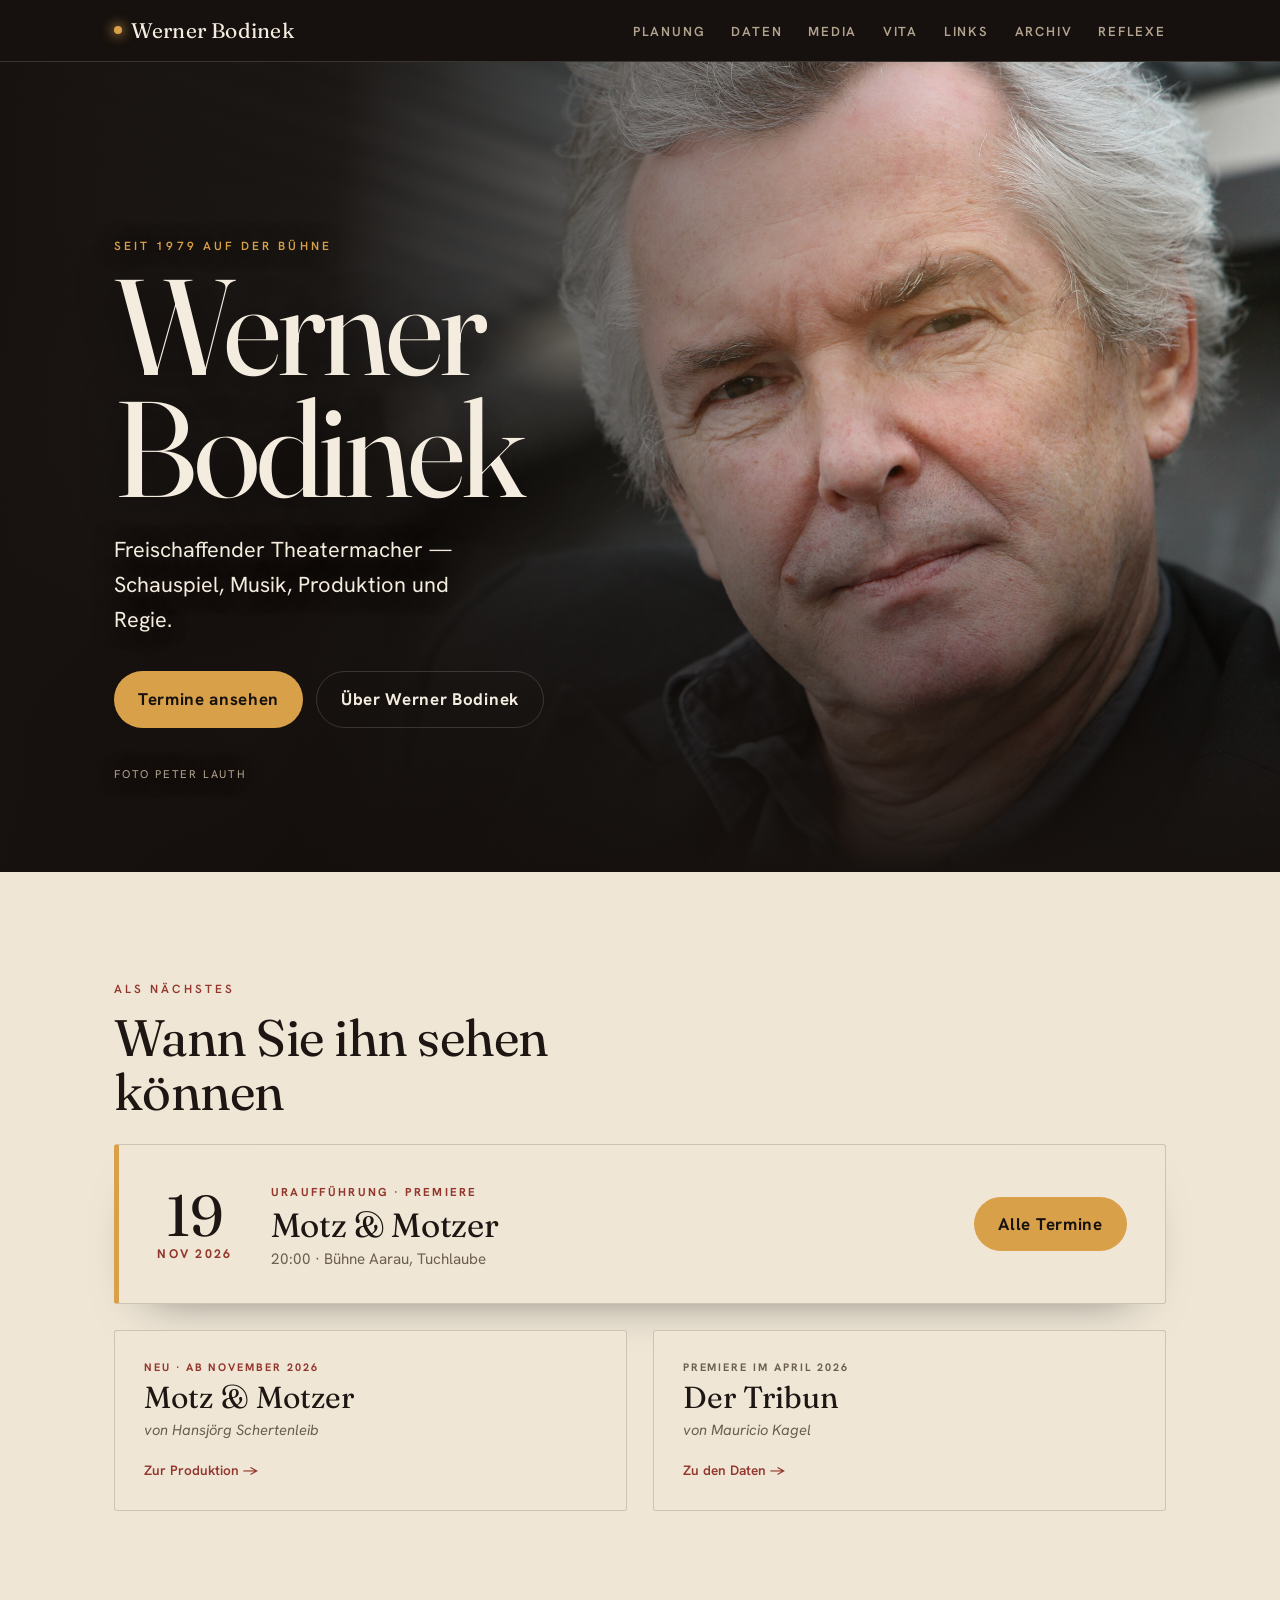
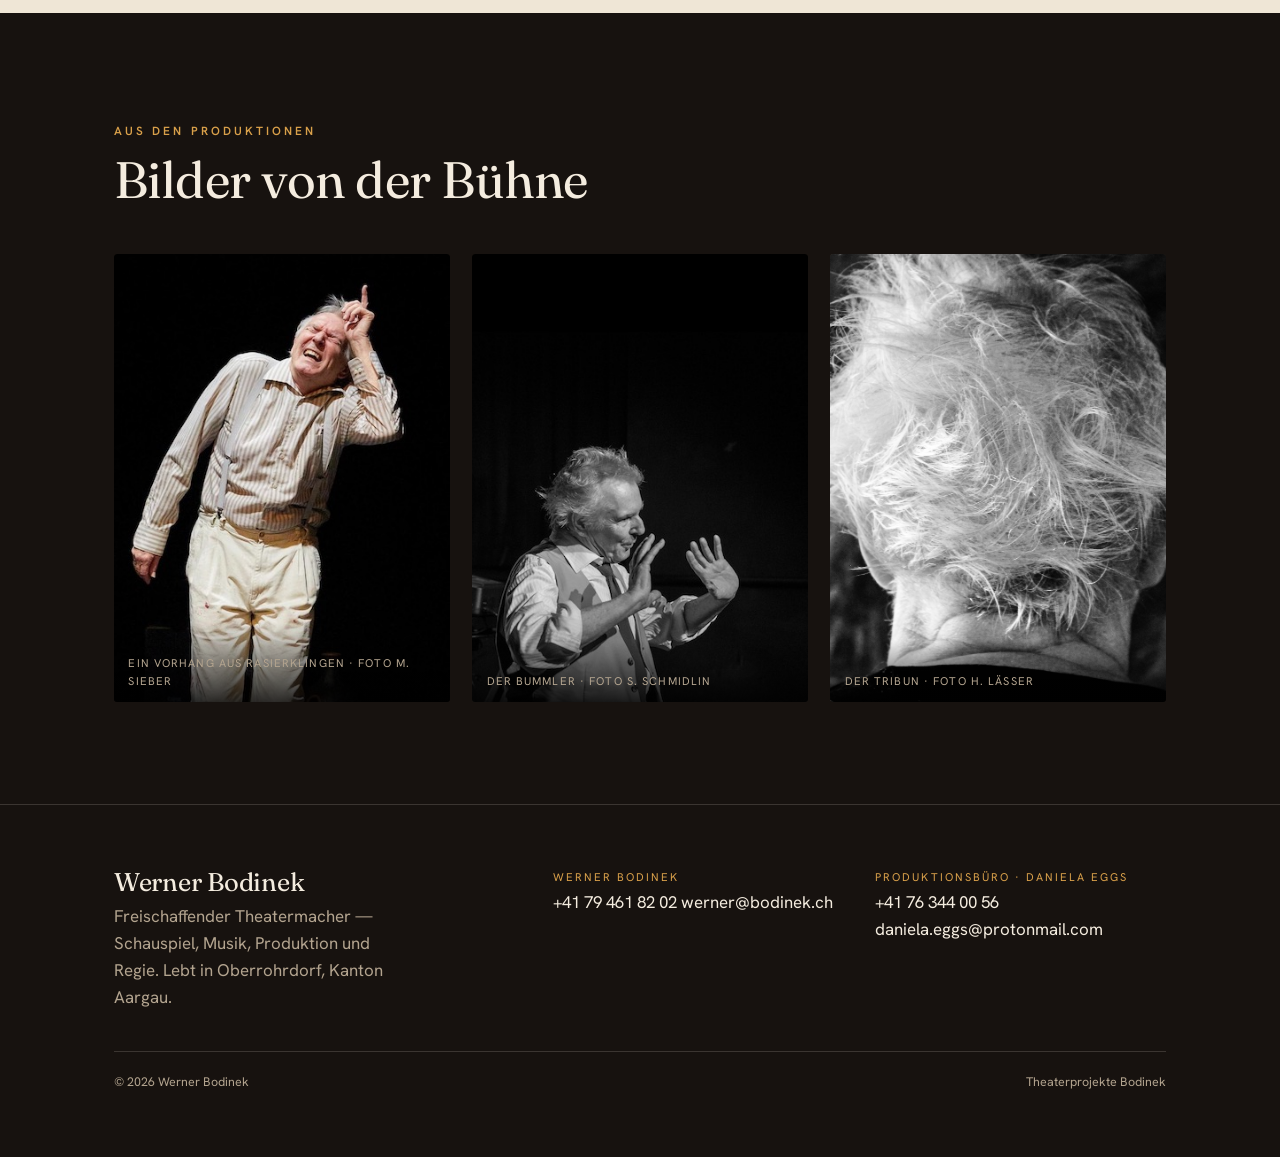
<file: index.html>
<!DOCTYPE html>
<html lang="de">
<head>
  <meta charset="UTF-8">
  <meta name="viewport" content="width=device-width, initial-scale=1.0">
  <title>Werner Bodinek — Freischaffender Theatermacher</title>
  <meta name="description" content="Werner Bodinek — freischaffender Theatermacher in der Schweiz. Schauspiel, Musik, Produktion und Regie. Aktuelle Produktionen, Spieldaten, Vita und Archiv.">
  <link rel="preconnect" href="https://fonts.googleapis.com">
  <link rel="preconnect" href="https://fonts.gstatic.com" crossorigin>
  <link href="https://fonts.googleapis.com/css2?family=Fraunces:opsz,wght@9..144,400;9..144,500;9..144,600&family=Hanken+Grotesk:wght@400;500;600;700&display=swap" rel="stylesheet">
  <link rel="stylesheet" href="assets/css/styles.css">
</head>
<body>
  <a class="skip-link" href="#main">Zum Inhalt springen</a>

  <header class="site-header">
    <nav class="wrap nav" aria-label="Hauptnavigation">
      <a class="brand" href="index.html">Werner&nbsp;Bodinek</a>
      <button class="nav-toggle" aria-expanded="false" aria-controls="nav-list">Menü</button>
      <ul class="nav-list" id="nav-list">
        <li><a href="planung.html">Planung</a></li>
        <li><a href="daten.html">Daten</a></li>
        <li><a href="media.html">Media</a></li>
        <li><a href="vita.html">Vita</a></li>
        <li><a href="links.html">Links</a></li>
        <li><a href="archiv.html">Archiv</a></li>
        <li><a href="reflexe.html">Reflexe</a></li>
      </ul>
    </nav>
  </header>

  <main id="main">

    <!-- HERO -->
    <section class="hero">
      <img class="hero-photo" src="assets/img/werner-1.jpg" alt="Porträt von Werner Bodinek" loading="eager">
      <div class="hero-veil"></div>
      <div class="wrap hero-inner">
        <span class="eyebrow">Seit 1979 auf der Bühne</span>
        <h1 class="hero-name">Werner<br>Bodinek</h1>
        <p class="hero-role">Freischaffender Theatermacher — Schauspiel, Musik, Produktion und Regie.</p>
        <div class="hero-actions">
          <a class="btn" href="daten.html">Termine ansehen</a>
          <a class="btn btn--ghost" href="vita.html">Über Werner Bodinek</a>
        </div>
        <p class="hero-credit">Foto Peter Lauth</p>
      </div>
    </section>

    <!-- NÄCHSTE VORSTELLUNG -->
    <section class="section bg-papier">
      <div class="wrap">
        <div class="section-head reveal" style="margin-bottom:1.6rem">
          <span class="eyebrow eyebrow--ink">Als Nächstes</span>
          <h2>Wann Sie ihn sehen können</h2>
        </div>

        <div class="naechste reveal">
          <div class="naechste-datum">
            <span class="nd-tag">19</span>
            <span class="nd-monat">Nov 2026</span>
          </div>
          <div class="naechste-info">
            <span class="ni-label">Uraufführung · Premiere</span>
            <h3 class="ni-titel">Motz &amp; Motzer</h3>
            <p class="ni-meta">20:00 · Bühne Aarau, Tuchlaube</p>
          </div>
          <a class="btn" href="daten.html">Alle Termine</a>
        </div>

        <!-- Aktuelle Produktionen, kompakt -->
        <div class="prod-kacheln reveal">
          <a class="prod-kachel" href="planung.html">
            <span class="pk-status">Neu · ab November 2026</span>
            <span class="pk-titel">Motz &amp; Motzer</span>
            <span class="pk-autor">von Hansjörg Schertenleib</span>
            <span class="pk-link">Zur Produktion →</span>
          </a>
          <a class="prod-kachel" href="daten.html">
            <span class="pk-status past">Premiere im April 2026</span>
            <span class="pk-titel">Der Tribun</span>
            <span class="pk-autor">von Mauricio Kagel</span>
            <span class="pk-link">Zu den Daten →</span>
          </a>
        </div>
      </div>
    </section>

    <!-- BILDSTRECKE -->
    <section class="section">
      <div class="wrap">
        <div class="section-head reveal">
          <span class="eyebrow">Aus den Produktionen</span>
          <h2>Bilder von der Bühne</h2>
        </div>
        <div class="galerie reveal">
          <figure>
            <img class="pos-top" src="assets/img/rasierklingen.jpg" alt="Szene aus „Ein Vorhang aus Rasierklingen“" loading="lazy">
            <figcaption>Ein Vorhang aus Rasierklingen · Foto M. Sieber</figcaption>
          </figure>
          <figure>
            <img class="pos-mid" src="assets/img/bummler.jpg" alt="Szene aus „Der Bummler“" loading="lazy">
            <figcaption>Der Bummler · Foto S. Schmidlin</figcaption>
          </figure>
          <figure>
            <img src="assets/img/tribun.jpg" alt="Szene aus „Der Tribun“ von Mauricio Kagel" loading="lazy">
            <figcaption>Der Tribun · Foto H. Lässer</figcaption>
          </figure>
        </div>
      </div>
    </section>

  </main>

  <footer class="site-footer">
    <div class="wrap">
      <div class="footer-grid">
        <div>
          <h3>Werner Bodinek</h3>
          <p class="ft-role">Freischaffender Theatermacher — Schauspiel, Musik, Produktion und Regie. Lebt in Oberrohrdorf, Kanton Aargau.</p>
        </div>
        <ul class="kontakt">
          <li>
            <span class="kt-label">Werner Bodinek</span>
            <a href="tel:+41794618202">+41 79 461 82 02</a>
            <a href="mailto:werner@bodinek.ch">werner@bodinek.ch</a>
          </li>
        </ul>
        <ul class="kontakt">
          <li>
            <span class="kt-label">Produktionsbüro · Daniela Eggs</span>
            <a href="tel:+41763440056">+41 76 344 00 56</a>
            <a href="mailto:daniela.eggs@protonmail.com">daniela.eggs@protonmail.com</a>
          </li>
        </ul>
      </div>
      <div class="footer-bottom">
        <span>© <span data-year>2026</span> Werner Bodinek</span>
        <span>Theaterprojekte Bodinek</span>
      </div>
    </div>
  </footer>

  <script src="assets/js/main.js"></script>
</body>
</html>
</file>
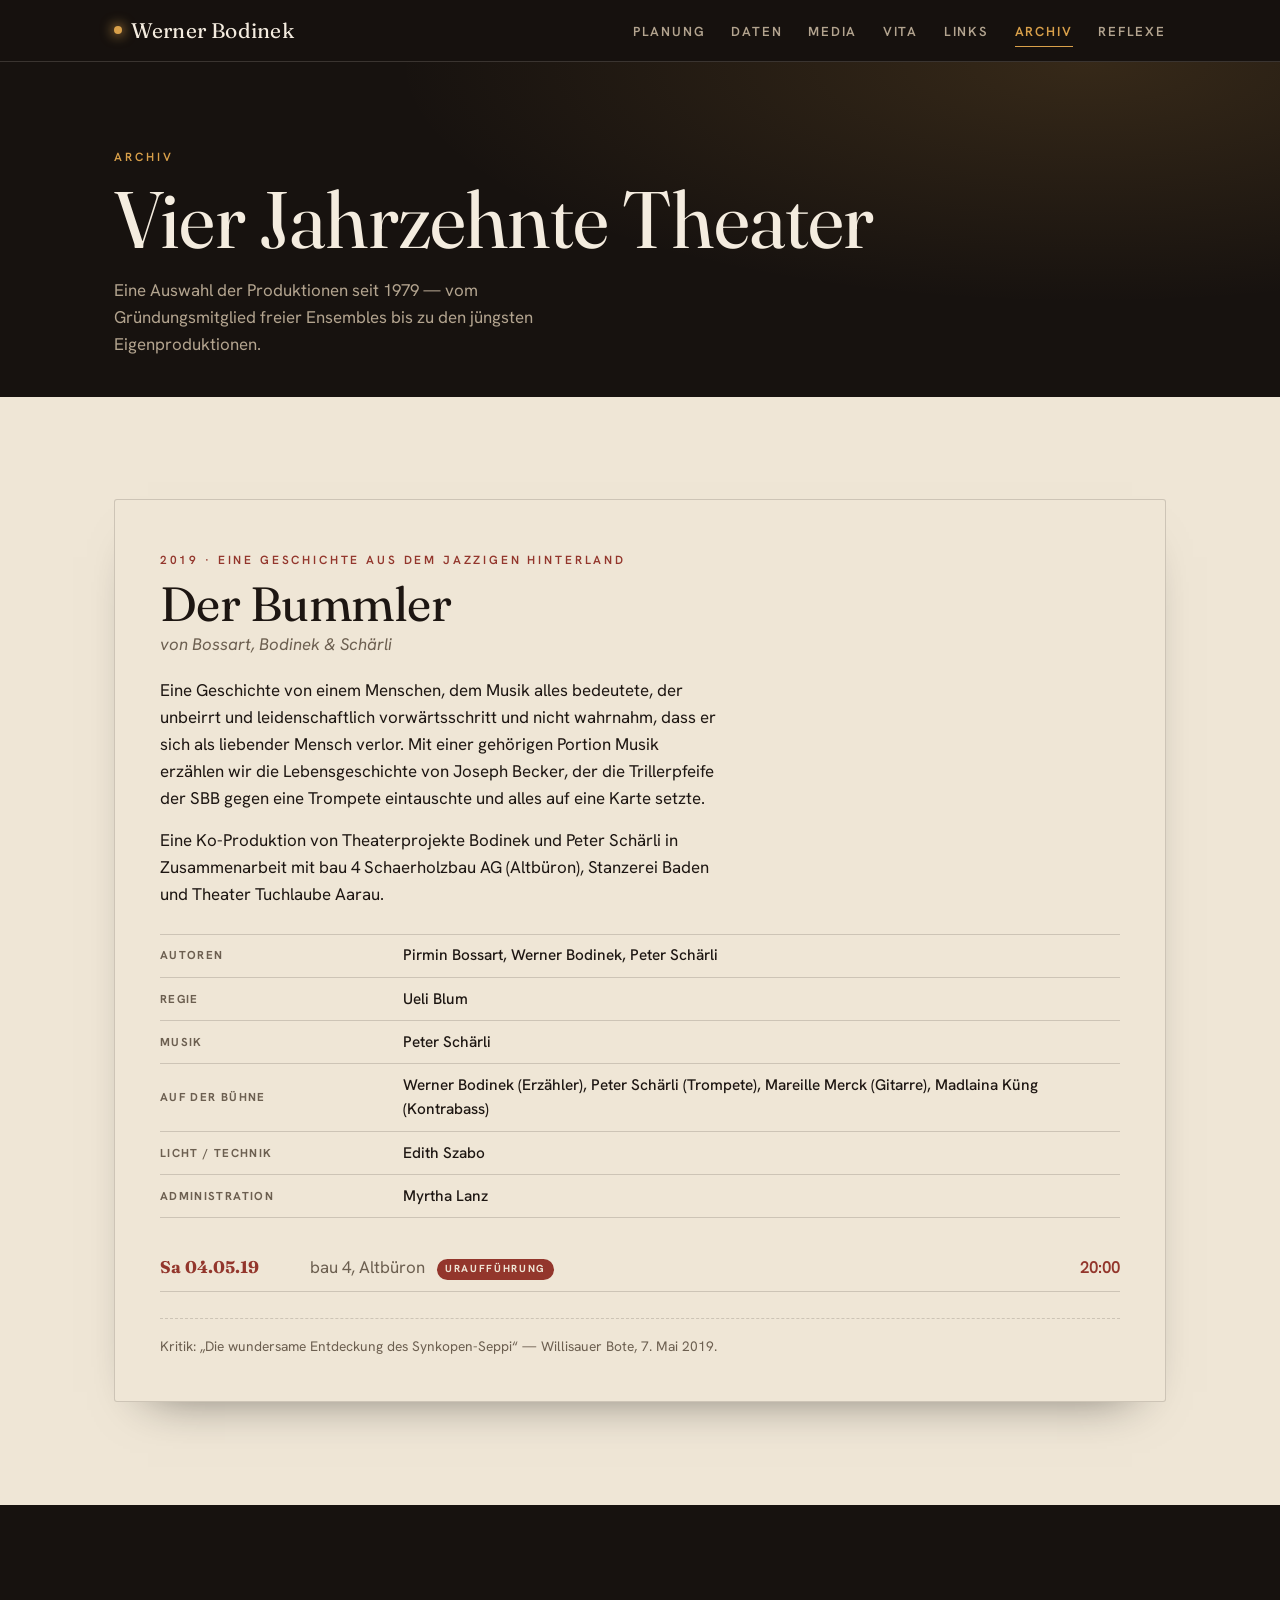
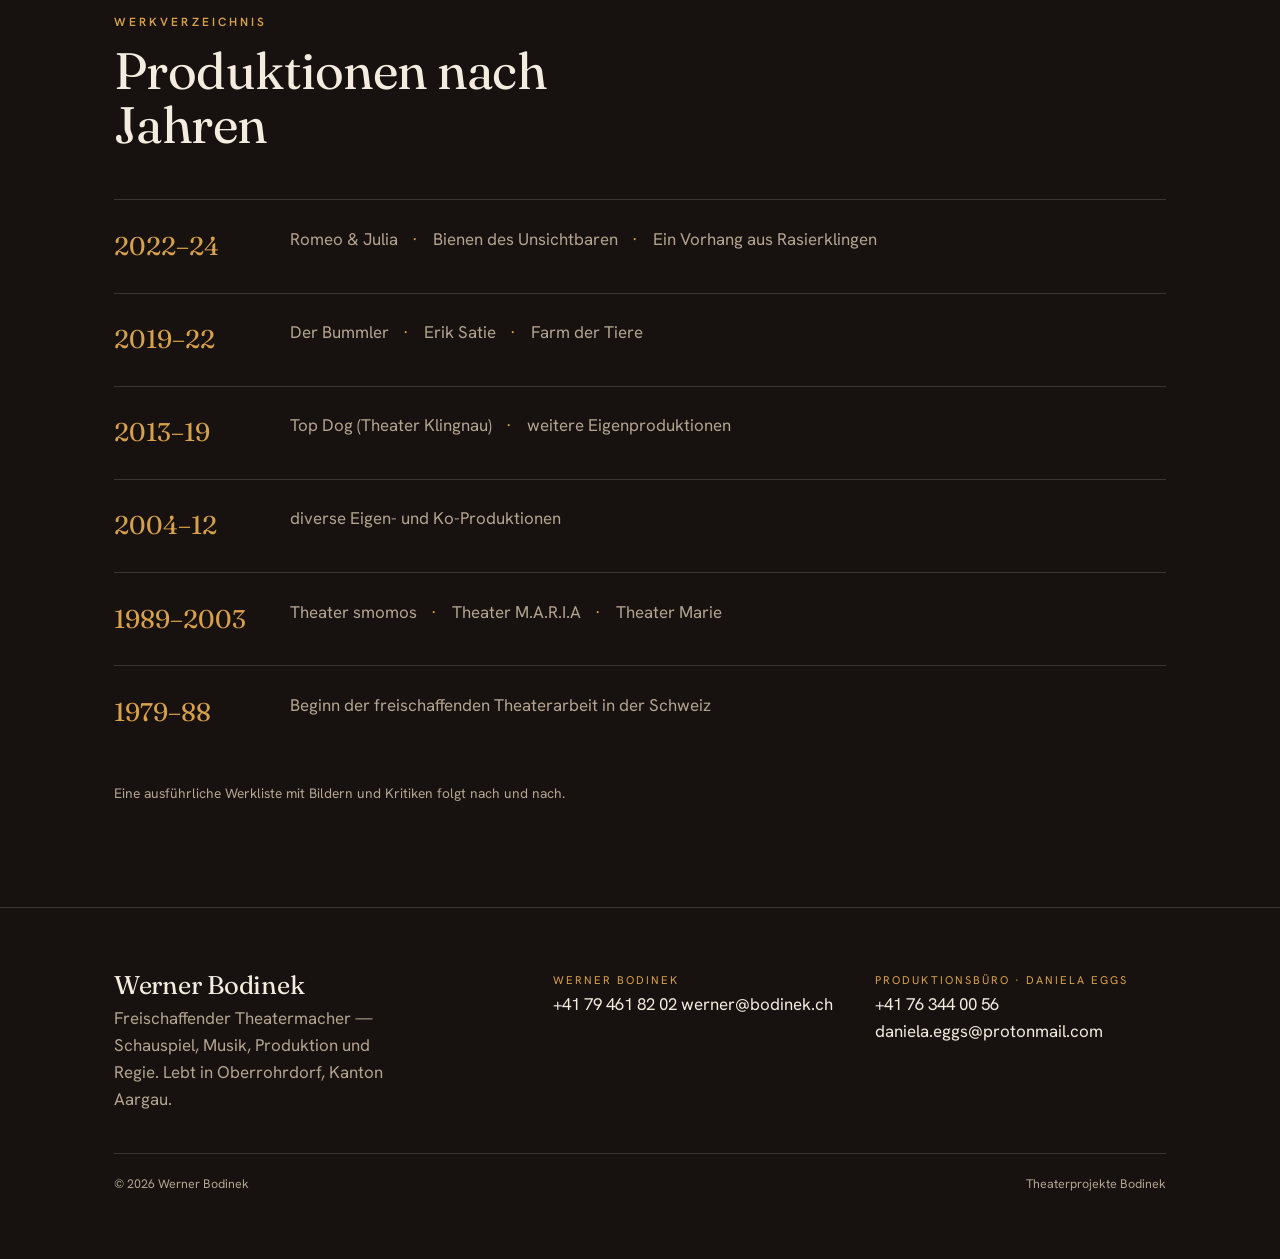
<file: archiv.html>
<!DOCTYPE html>
<html lang="de">
<head>
  <meta charset="UTF-8">
  <meta name="viewport" content="width=device-width, initial-scale=1.0">
  <title>Archiv · Werner Bodinek</title>
  <meta name="description" content="Werkarchiv von Werner Bodinek — vier Jahrzehnte Theater von 1979 bis heute.">
  <link rel="preconnect" href="https://fonts.googleapis.com">
  <link rel="preconnect" href="https://fonts.gstatic.com" crossorigin>
  <link href="https://fonts.googleapis.com/css2?family=Fraunces:opsz,wght@9..144,400;9..144,500;9..144,600&family=Hanken+Grotesk:wght@400;500;600;700&display=swap" rel="stylesheet">
  <link rel="stylesheet" href="assets/css/styles.css">
</head>
<body>
  <a class="skip-link" href="#main">Zum Inhalt springen</a>

  <header class="site-header">
    <nav class="wrap nav" aria-label="Hauptnavigation">
      <a class="brand" href="index.html">Werner&nbsp;Bodinek</a>
      <button class="nav-toggle" aria-expanded="false" aria-controls="nav-list">Menü</button>
      <ul class="nav-list" id="nav-list">
        <li><a href="planung.html">Planung</a></li>
        <li><a href="daten.html">Daten</a></li>
        <li><a href="media.html">Media</a></li>
        <li><a href="vita.html">Vita</a></li>
        <li><a href="links.html">Links</a></li>
        <li><a href="archiv.html" aria-current="page">Archiv</a></li>
        <li><a href="reflexe.html">Reflexe</a></li>
      </ul>
    </nav>
  </header>

  <main id="main">

    <header class="page-head">
      <div class="wrap">
        <span class="eyebrow">Archiv</span>
        <h1>Vier Jahrzehnte Theater</h1>
        <p>Eine Auswahl der Produktionen seit 1979 — vom Gründungsmitglied freier Ensembles bis zu den jüngsten Eigenproduktionen.</p>
      </div>
    </header>

    <!-- Hervorgehobene jüngste Produktion -->
    <section class="section bg-papier">
      <div class="wrap">
        <article class="zettel reveal">
          <span class="zettel-kicker">2019 · eine Geschichte aus dem jazzigen Hinterland</span>
          <h2 class="zettel-titel">Der Bummler</h2>
          <p class="zettel-autor">von Bossart, Bodinek &amp; Schärli</p>
          <div class="zettel-text">
            <p>Eine Geschichte von einem Menschen, dem Musik alles bedeutete, der unbeirrt und leidenschaftlich vorwärtsschritt und nicht wahrnahm, dass er sich als liebender Mensch verlor. Mit einer gehörigen Portion Musik erzählen wir die Lebensgeschichte von Joseph Becker, der die Trillerpfeife der SBB gegen eine Trompete eintauschte und alles auf eine Karte setzte.</p>
            <p>Eine Ko-Produktion von Theaterprojekte Bodinek und Peter Schärli in Zusammenarbeit mit bau 4 Schaerholzbau AG (Altbüron), Stanzerei Baden und Theater Tuchlaube Aarau.</p>
          </div>
          <ul class="credits">
            <li><span class="rolle">Autoren</span><span class="name">Pirmin Bossart, Werner Bodinek, Peter Schärli</span></li>
            <li><span class="rolle">Regie</span><span class="name">Ueli Blum</span></li>
            <li><span class="rolle">Musik</span><span class="name">Peter Schärli</span></li>
            <li><span class="rolle">Auf der Bühne</span><span class="name">Werner Bodinek (Erzähler), Peter Schärli (Trompete), Mareille Merck (Gitarre), Madlaina Küng (Kontrabass)</span></li>
            <li><span class="rolle">Licht / Technik</span><span class="name">Edith Szabo</span></li>
            <li><span class="rolle">Administration</span><span class="name">Myrtha Lanz</span></li>
          </ul>
          <div class="spielplan">
            <ul class="daten-list">
              <li><span class="dl-tag premiere">Sa 04.05.19</span><span class="dl-ort">bau 4, Altbüron <span class="badge-premiere">Uraufführung</span></span><span class="dl-zeit">20:00</span></li>
            </ul>
          </div>
          <p class="foerderer">Kritik: „Die wundersame Entdeckung des Synkopen-Seppi“ — Willisauer Bote, 7. Mai 2019.</p>
        </article>
      </div>
    </section>

    <!-- Zeitleiste -->
    <section class="section">
      <div class="wrap">
        <div class="section-head reveal">
          <span class="eyebrow">Werkverzeichnis</span>
          <h2>Produktionen nach Jahren</h2>
        </div>

        <div class="reveal">
          <div class="epoche">
            <div class="epoche-grid">
              <span class="epoche-jahre">2022–24</span>
              <ul class="epoche-werke">
                <li>Romeo &amp; Julia</li>
                <li>Bienen des Unsichtbaren</li>
                <li>Ein Vorhang aus Rasierklingen</li>
              </ul>
            </div>
          </div>
          <div class="epoche">
            <div class="epoche-grid">
              <span class="epoche-jahre">2019–22</span>
              <ul class="epoche-werke">
                <li>Der Bummler</li>
                <li>Erik Satie</li>
                <li>Farm der Tiere</li>
              </ul>
            </div>
          </div>
          <div class="epoche">
            <div class="epoche-grid">
              <span class="epoche-jahre">2013–19</span>
              <ul class="epoche-werke">
                <li>Top Dog (Theater Klingnau)</li>
                <li>weitere Eigenproduktionen</li>
              </ul>
            </div>
          </div>
          <div class="epoche">
            <div class="epoche-grid">
              <span class="epoche-jahre">2004–12</span>
              <ul class="epoche-werke">
                <li>diverse Eigen- und Ko-Produktionen</li>
              </ul>
            </div>
          </div>
          <div class="epoche">
            <div class="epoche-grid">
              <span class="epoche-jahre">1989–2003</span>
              <ul class="epoche-werke">
                <li>Theater smomos</li>
                <li>Theater M.A.R.I.A</li>
                <li>Theater Marie</li>
              </ul>
            </div>
          </div>
          <div class="epoche">
            <div class="epoche-grid">
              <span class="epoche-jahre">1979–88</span>
              <ul class="epoche-werke">
                <li>Beginn der freischaffenden Theaterarbeit in der Schweiz</li>
              </ul>
            </div>
          </div>
        </div>

        <p style="margin-top:1.5rem;color:var(--licht-mute);font-size:.86rem">Eine ausführliche Werkliste mit Bildern und Kritiken folgt nach und nach.</p>
      </div>
    </section>

  </main>

  <footer class="site-footer">
    <div class="wrap">
      <div class="footer-grid">
        <div>
          <h3>Werner Bodinek</h3>
          <p class="ft-role">Freischaffender Theatermacher — Schauspiel, Musik, Produktion und Regie. Lebt in Oberrohrdorf, Kanton Aargau.</p>
        </div>
        <ul class="kontakt">
          <li>
            <span class="kt-label">Werner Bodinek</span>
            <a href="tel:+41794618202">+41 79 461 82 02</a>
            <a href="mailto:werner@bodinek.ch">werner@bodinek.ch</a>
          </li>
        </ul>
        <ul class="kontakt">
          <li>
            <span class="kt-label">Produktionsbüro · Daniela Eggs</span>
            <a href="tel:+41763440056">+41 76 344 00 56</a>
            <a href="mailto:daniela.eggs@protonmail.com">daniela.eggs@protonmail.com</a>
          </li>
        </ul>
      </div>
      <div class="footer-bottom">
        <span>© <span data-year>2026</span> Werner Bodinek</span>
        <span>Theaterprojekte Bodinek</span>
      </div>
    </div>
  </footer>

  <script src="assets/js/main.js"></script>
</body>
</html>
</file>
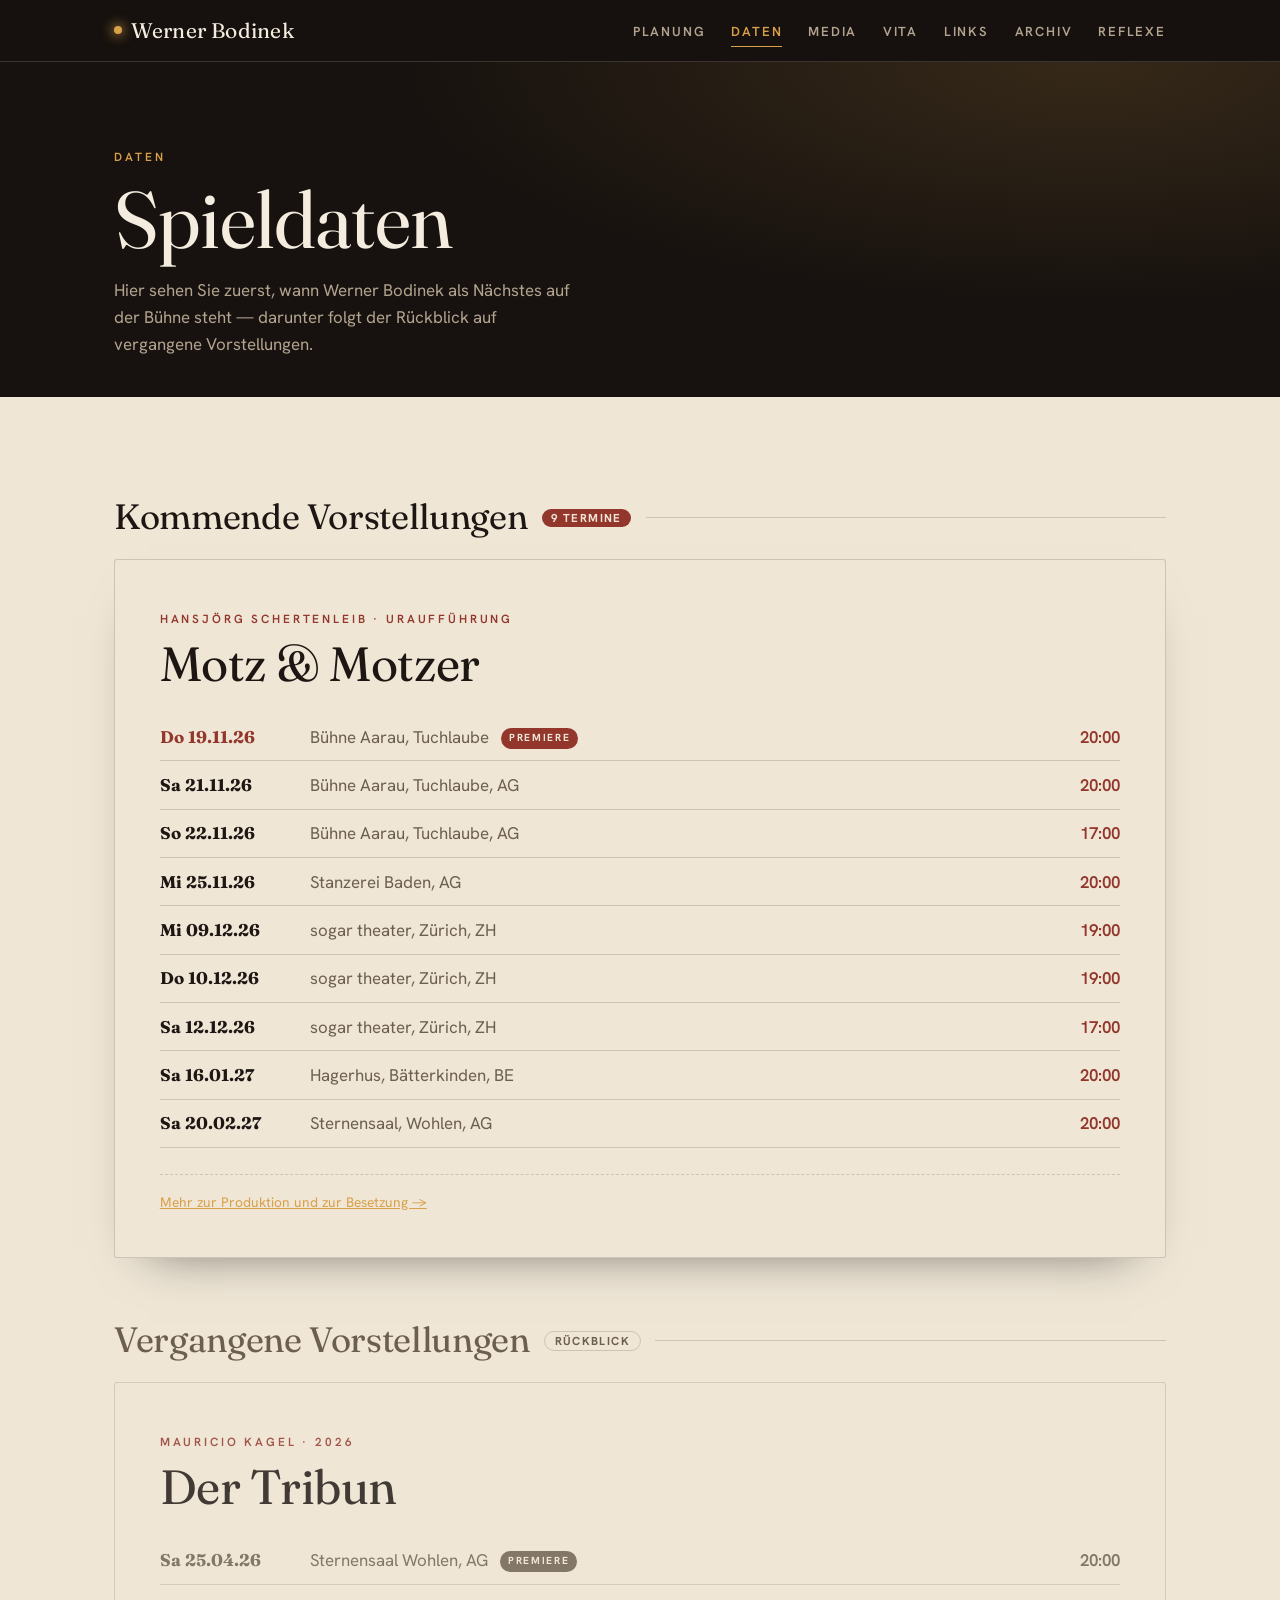
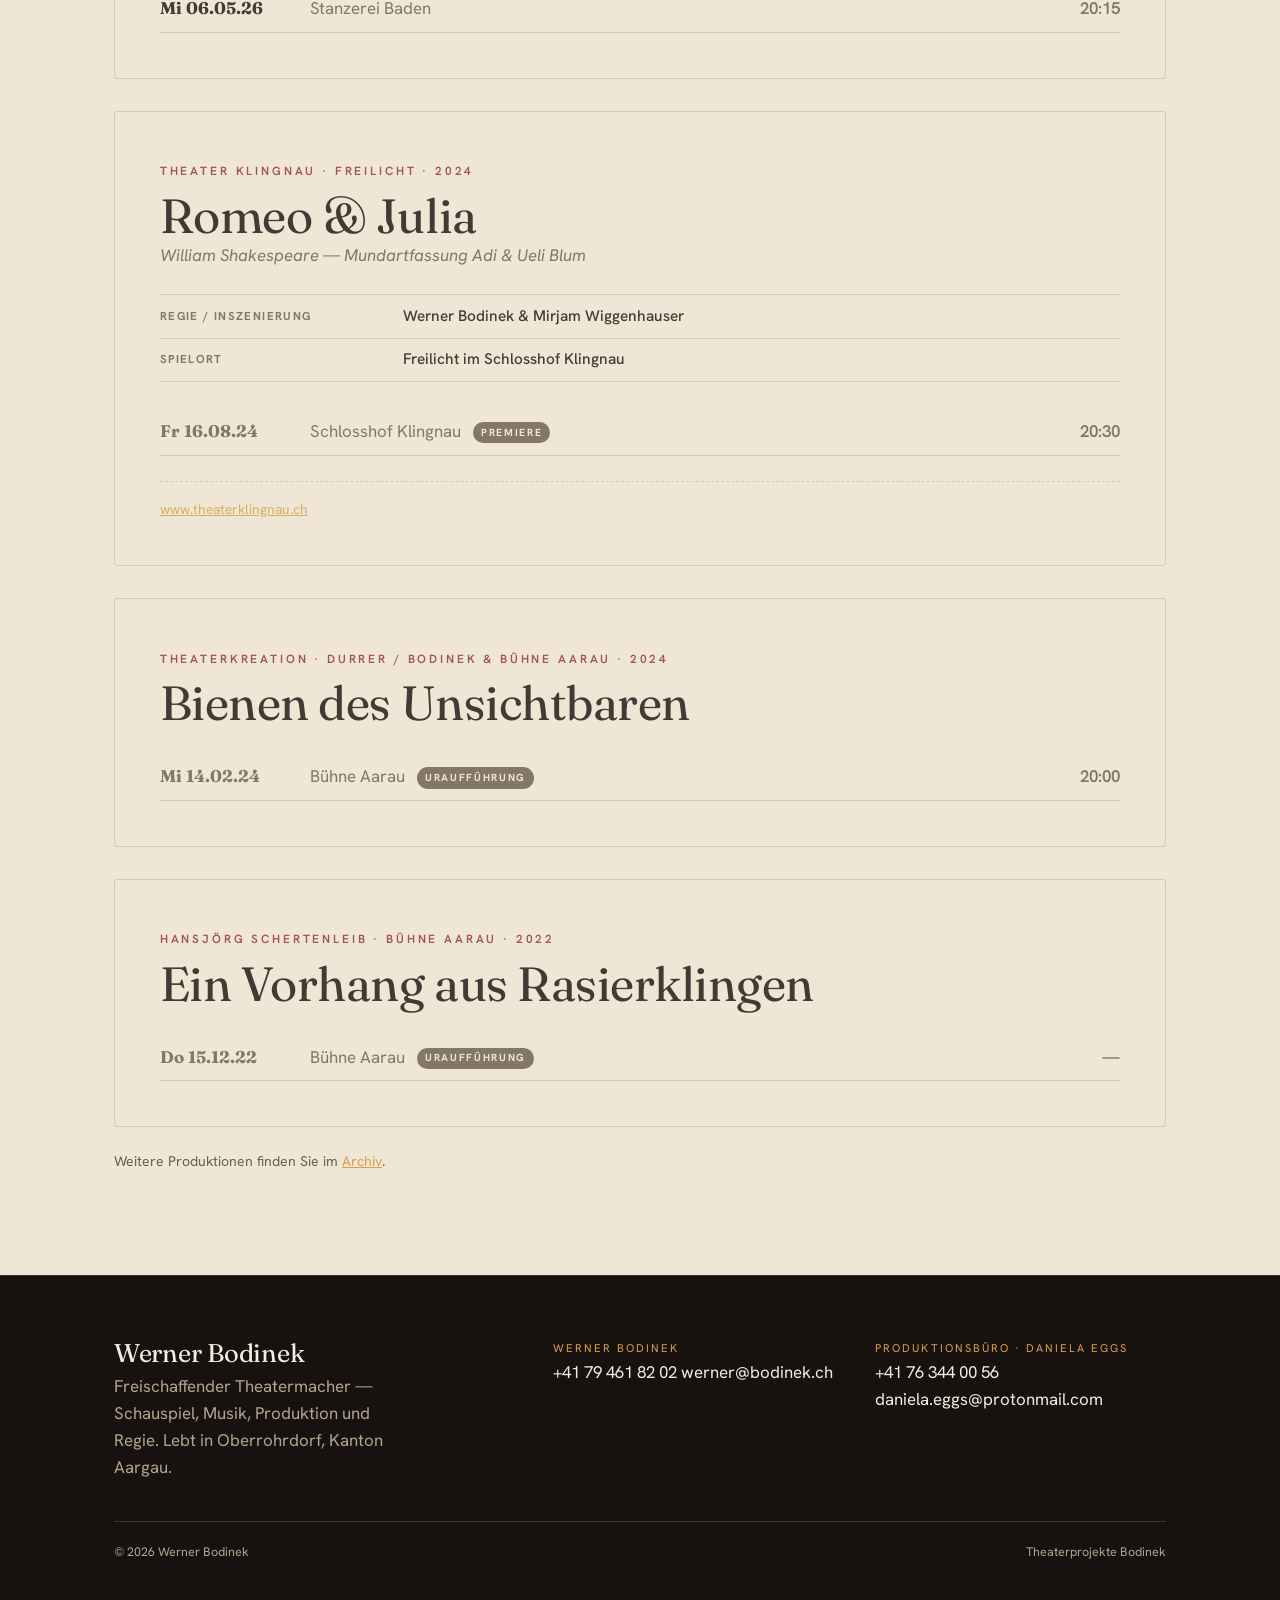
<file: daten.html>
<!DOCTYPE html>
<html lang="de">
<head>
  <meta charset="UTF-8">
  <meta name="viewport" content="width=device-width, initial-scale=1.0">
  <title>Daten — Spieldaten · Werner Bodinek</title>
  <meta name="description" content="Alle Spieldaten von Werner Bodinek: „Der Tribun“, „Motz &amp; Motzer“ und weitere Produktionen.">
  <link rel="preconnect" href="https://fonts.googleapis.com">
  <link rel="preconnect" href="https://fonts.gstatic.com" crossorigin>
  <link href="https://fonts.googleapis.com/css2?family=Fraunces:opsz,wght@9..144,400;9..144,500;9..144,600&family=Hanken+Grotesk:wght@400;500;600;700&display=swap" rel="stylesheet">
  <link rel="stylesheet" href="assets/css/styles.css">
</head>
<body>
  <a class="skip-link" href="#main">Zum Inhalt springen</a>

  <header class="site-header">
    <nav class="wrap nav" aria-label="Hauptnavigation">
      <a class="brand" href="index.html">Werner&nbsp;Bodinek</a>
      <button class="nav-toggle" aria-expanded="false" aria-controls="nav-list">Menü</button>
      <ul class="nav-list" id="nav-list">
        <li><a href="planung.html">Planung</a></li>
        <li><a href="daten.html" aria-current="page">Daten</a></li>
        <li><a href="media.html">Media</a></li>
        <li><a href="vita.html">Vita</a></li>
        <li><a href="links.html">Links</a></li>
        <li><a href="archiv.html">Archiv</a></li>
        <li><a href="reflexe.html">Reflexe</a></li>
      </ul>
    </nav>
  </header>

  <main id="main">

    <header class="page-head">
      <div class="wrap">
        <span class="eyebrow">Daten</span>
        <h1>Spieldaten</h1>
        <p>Hier sehen Sie zuerst, wann Werner Bodinek als Nächstes auf der Bühne steht — darunter folgt der Rückblick auf vergangene Vorstellungen.</p>
      </div>
    </header>

    <section class="section bg-papier">
      <div class="wrap">

        <!-- ===================== KOMMEND ===================== -->
        <div class="daten-block reveal">
          <h2 class="db-head">Kommende Vorstellungen <span class="db-zahl">9 Termine</span></h2>

          <article class="zettel">
            <span class="zettel-kicker">Hansjörg Schertenleib · Uraufführung</span>
            <h3 class="zettel-titel">Motz &amp; Motzer</h3>
            <div class="spielplan">
              <ul class="daten-list">
                <li><span class="dl-tag premiere">Do 19.11.26</span><span class="dl-ort">Bühne Aarau, Tuchlaube <span class="badge-premiere">Premiere</span></span><span class="dl-zeit">20:00</span></li>
                <li><span class="dl-tag">Sa 21.11.26</span><span class="dl-ort">Bühne Aarau, Tuchlaube, AG</span><span class="dl-zeit">20:00</span></li>
                <li><span class="dl-tag">So 22.11.26</span><span class="dl-ort">Bühne Aarau, Tuchlaube, AG</span><span class="dl-zeit">17:00</span></li>
                <li><span class="dl-tag">Mi 25.11.26</span><span class="dl-ort">Stanzerei Baden, AG</span><span class="dl-zeit">20:00</span></li>
                <li><span class="dl-tag">Mi 09.12.26</span><span class="dl-ort">sogar theater, Zürich, ZH</span><span class="dl-zeit">19:00</span></li>
                <li><span class="dl-tag">Do 10.12.26</span><span class="dl-ort">sogar theater, Zürich, ZH</span><span class="dl-zeit">19:00</span></li>
                <li><span class="dl-tag">Sa 12.12.26</span><span class="dl-ort">sogar theater, Zürich, ZH</span><span class="dl-zeit">17:00</span></li>
                <li><span class="dl-tag">Sa 16.01.27</span><span class="dl-ort">Hagerhus, Bätterkinden, BE</span><span class="dl-zeit">20:00</span></li>
                <li><span class="dl-tag">Sa 20.02.27</span><span class="dl-ort">Sternensaal, Wohlen, AG</span><span class="dl-zeit">20:00</span></li>
              </ul>
            </div>
            <p class="foerderer"><a class="text-rampe" href="planung.html">Mehr zur Produktion und zur Besetzung →</a></p>
          </article>
        </div>

        <!-- ===================== VERGANGEN ===================== -->
        <div class="daten-block past reveal">
          <h2 class="db-head">Vergangene Vorstellungen <span class="db-zahl">Rückblick</span></h2>

          <article class="zettel">
            <span class="zettel-kicker">Mauricio Kagel · 2026</span>
            <h3 class="zettel-titel">Der Tribun</h3>
            <div class="spielplan">
              <ul class="daten-list">
                <li><span class="dl-tag premiere">Sa 25.04.26</span><span class="dl-ort">Sternensaal Wohlen, AG <span class="badge-premiere">Premiere</span></span><span class="dl-zeit">20:00</span></li>
                <li><span class="dl-tag">Mi 06.05.26</span><span class="dl-ort">Stanzerei Baden</span><span class="dl-zeit">20:15</span></li>
              </ul>
            </div>
          </article>

          <article class="zettel">
            <span class="zettel-kicker">Theater Klingnau · Freilicht · 2024</span>
            <h3 class="zettel-titel">Romeo &amp; Julia</h3>
            <p class="zettel-autor">William Shakespeare — Mundartfassung Adi &amp; Ueli Blum</p>
            <ul class="credits">
              <li><span class="rolle">Regie / Inszenierung</span><span class="name">Werner Bodinek &amp; Mirjam Wiggenhauser</span></li>
              <li><span class="rolle">Spielort</span><span class="name">Freilicht im Schlosshof Klingnau</span></li>
            </ul>
            <div class="spielplan">
              <ul class="daten-list">
                <li><span class="dl-tag premiere">Fr 16.08.24</span><span class="dl-ort">Schlosshof Klingnau <span class="badge-premiere">Premiere</span></span><span class="dl-zeit">20:30</span></li>
              </ul>
            </div>
            <p class="foerderer"><a class="text-rampe" href="https://www.theaterklingnau.ch" target="_blank" rel="noopener">www.theaterklingnau.ch</a></p>
          </article>

          <article class="zettel">
            <span class="zettel-kicker">Theaterkreation · Durrer / Bodinek &amp; Bühne Aarau · 2024</span>
            <h3 class="zettel-titel">Bienen des Unsichtbaren</h3>
            <div class="spielplan">
              <ul class="daten-list">
                <li><span class="dl-tag premiere">Mi 14.02.24</span><span class="dl-ort">Bühne Aarau <span class="badge-premiere">Uraufführung</span></span><span class="dl-zeit">20:00</span></li>
              </ul>
            </div>
          </article>

          <article class="zettel">
            <span class="zettel-kicker">Hansjörg Schertenleib · Bühne Aarau · 2022</span>
            <h3 class="zettel-titel">Ein Vorhang aus Rasierklingen</h3>
            <div class="spielplan">
              <ul class="daten-list">
                <li><span class="dl-tag premiere">Do 15.12.22</span><span class="dl-ort">Bühne Aarau <span class="badge-premiere">Uraufführung</span></span><span class="dl-zeit">—</span></li>
              </ul>
            </div>
          </article>

          <p style="color:var(--tinte-mute);font-size:.88rem;margin-top:1.4rem">Weitere Produktionen finden Sie im <a class="text-rampe" href="archiv.html">Archiv</a>.</p>
        </div>

      </div>
    </section>

  </main>

  <footer class="site-footer">
    <div class="wrap">
      <div class="footer-grid">
        <div>
          <h3>Werner Bodinek</h3>
          <p class="ft-role">Freischaffender Theatermacher — Schauspiel, Musik, Produktion und Regie. Lebt in Oberrohrdorf, Kanton Aargau.</p>
        </div>
        <ul class="kontakt">
          <li>
            <span class="kt-label">Werner Bodinek</span>
            <a href="tel:+41794618202">+41 79 461 82 02</a>
            <a href="mailto:werner@bodinek.ch">werner@bodinek.ch</a>
          </li>
        </ul>
        <ul class="kontakt">
          <li>
            <span class="kt-label">Produktionsbüro · Daniela Eggs</span>
            <a href="tel:+41763440056">+41 76 344 00 56</a>
            <a href="mailto:daniela.eggs@protonmail.com">daniela.eggs@protonmail.com</a>
          </li>
        </ul>
      </div>
      <div class="footer-bottom">
        <span>© <span data-year>2026</span> Werner Bodinek</span>
        <span>Theaterprojekte Bodinek</span>
      </div>
    </div>
  </footer>

  <script src="assets/js/main.js"></script>
</body>
</html>
</file>
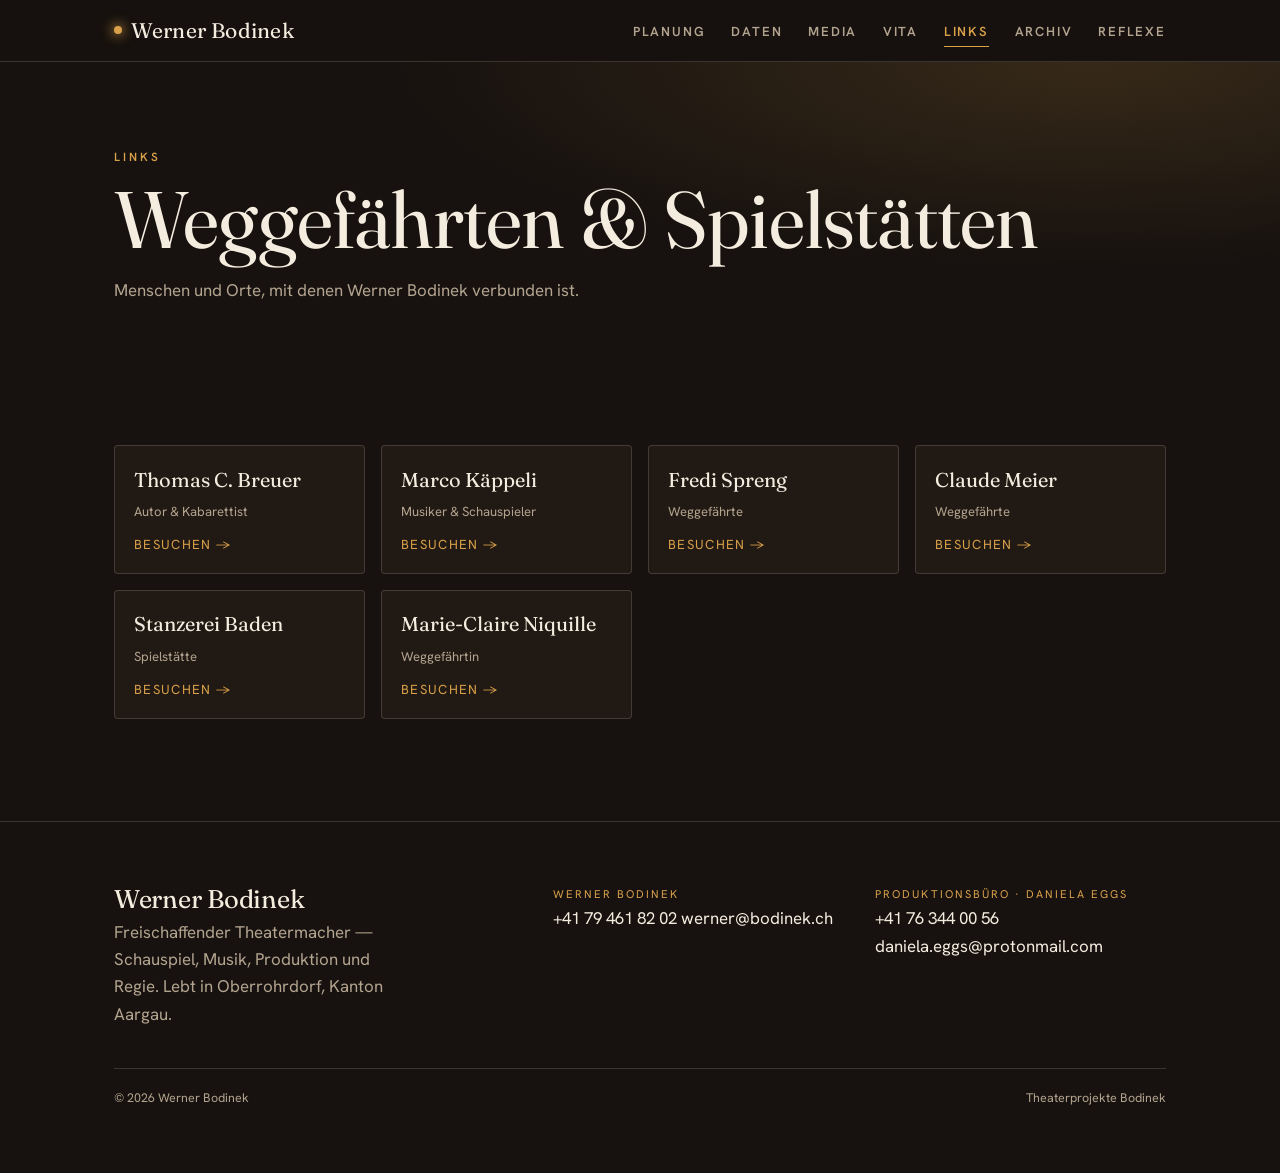
<file: links.html>
<!DOCTYPE html>
<html lang="de">
<head>
  <meta charset="UTF-8">
  <meta name="viewport" content="width=device-width, initial-scale=1.0">
  <title>Links · Werner Bodinek</title>
  <meta name="description" content="Weggefährtinnen, Weggefährten und Spielstätten von Werner Bodinek.">
  <link rel="preconnect" href="https://fonts.googleapis.com">
  <link rel="preconnect" href="https://fonts.gstatic.com" crossorigin>
  <link href="https://fonts.googleapis.com/css2?family=Fraunces:opsz,wght@9..144,400;9..144,500;9..144,600&family=Hanken+Grotesk:wght@400;500;600;700&display=swap" rel="stylesheet">
  <link rel="stylesheet" href="assets/css/styles.css">
</head>
<body>
  <a class="skip-link" href="#main">Zum Inhalt springen</a>

  <header class="site-header">
    <nav class="wrap nav" aria-label="Hauptnavigation">
      <a class="brand" href="index.html">Werner&nbsp;Bodinek</a>
      <button class="nav-toggle" aria-expanded="false" aria-controls="nav-list">Menü</button>
      <ul class="nav-list" id="nav-list">
        <li><a href="planung.html">Planung</a></li>
        <li><a href="daten.html">Daten</a></li>
        <li><a href="media.html">Media</a></li>
        <li><a href="vita.html">Vita</a></li>
        <li><a href="links.html" aria-current="page">Links</a></li>
        <li><a href="archiv.html">Archiv</a></li>
        <li><a href="reflexe.html">Reflexe</a></li>
      </ul>
    </nav>
  </header>

  <main id="main">

    <header class="page-head">
      <div class="wrap">
        <span class="eyebrow">Links</span>
        <h1>Weggefährten &amp; Spielstätten</h1>
        <p>Menschen und Orte, mit denen Werner Bodinek verbunden ist.</p>
      </div>
    </header>

    <section class="section">
      <div class="wrap">
        <div class="cards reveal">
          <a class="card-link" href="http://www.tc-world.com" target="_blank" rel="noopener"><span class="ck-name">Thomas C. Breuer</span><span class="ck-meta">Autor &amp; Kabarettist</span><span class="ck-arrow">Besuchen →</span></a>
          <a class="card-link" href="http://www.fredispreng.ch" target="_blank" rel="noopener"><span class="ck-name">Marco Käppeli</span><span class="ck-meta">Musiker &amp; Schauspieler</span><span class="ck-arrow">Besuchen →</span></a>
          <a class="card-link" href="http://www.fredispreng.ch" target="_blank" rel="noopener"><span class="ck-name">Fredi Spreng</span><span class="ck-meta">Weggefährte</span><span class="ck-arrow">Besuchen →</span></a>
          <a class="card-link" href="http://www.claudemeier.ch" target="_blank" rel="noopener"><span class="ck-name">Claude Meier</span><span class="ck-meta">Weggefährte</span><span class="ck-arrow">Besuchen →</span></a>
          <a class="card-link" href="http://www.stanzerei-baden.ch" target="_blank" rel="noopener"><span class="ck-name">Stanzerei Baden</span><span class="ck-meta">Spielstätte</span><span class="ck-arrow">Besuchen →</span></a>
          <a class="card-link" href="http://www.pixelmixer.ch" target="_blank" rel="noopener"><span class="ck-name">Marie-Claire Niquille</span><span class="ck-meta">Weggefährtin</span><span class="ck-arrow">Besuchen →</span></a>
        </div>
      </div>
    </section>

  </main>

  <footer class="site-footer">
    <div class="wrap">
      <div class="footer-grid">
        <div>
          <h3>Werner Bodinek</h3>
          <p class="ft-role">Freischaffender Theatermacher — Schauspiel, Musik, Produktion und Regie. Lebt in Oberrohrdorf, Kanton Aargau.</p>
        </div>
        <ul class="kontakt">
          <li>
            <span class="kt-label">Werner Bodinek</span>
            <a href="tel:+41794618202">+41 79 461 82 02</a>
            <a href="mailto:werner@bodinek.ch">werner@bodinek.ch</a>
          </li>
        </ul>
        <ul class="kontakt">
          <li>
            <span class="kt-label">Produktionsbüro · Daniela Eggs</span>
            <a href="tel:+41763440056">+41 76 344 00 56</a>
            <a href="mailto:daniela.eggs@protonmail.com">daniela.eggs@protonmail.com</a>
          </li>
        </ul>
      </div>
      <div class="footer-bottom">
        <span>© <span data-year>2026</span> Werner Bodinek</span>
        <span>Theaterprojekte Bodinek</span>
      </div>
    </div>
  </footer>

  <script src="assets/js/main.js"></script>
</body>
</html>
</file>
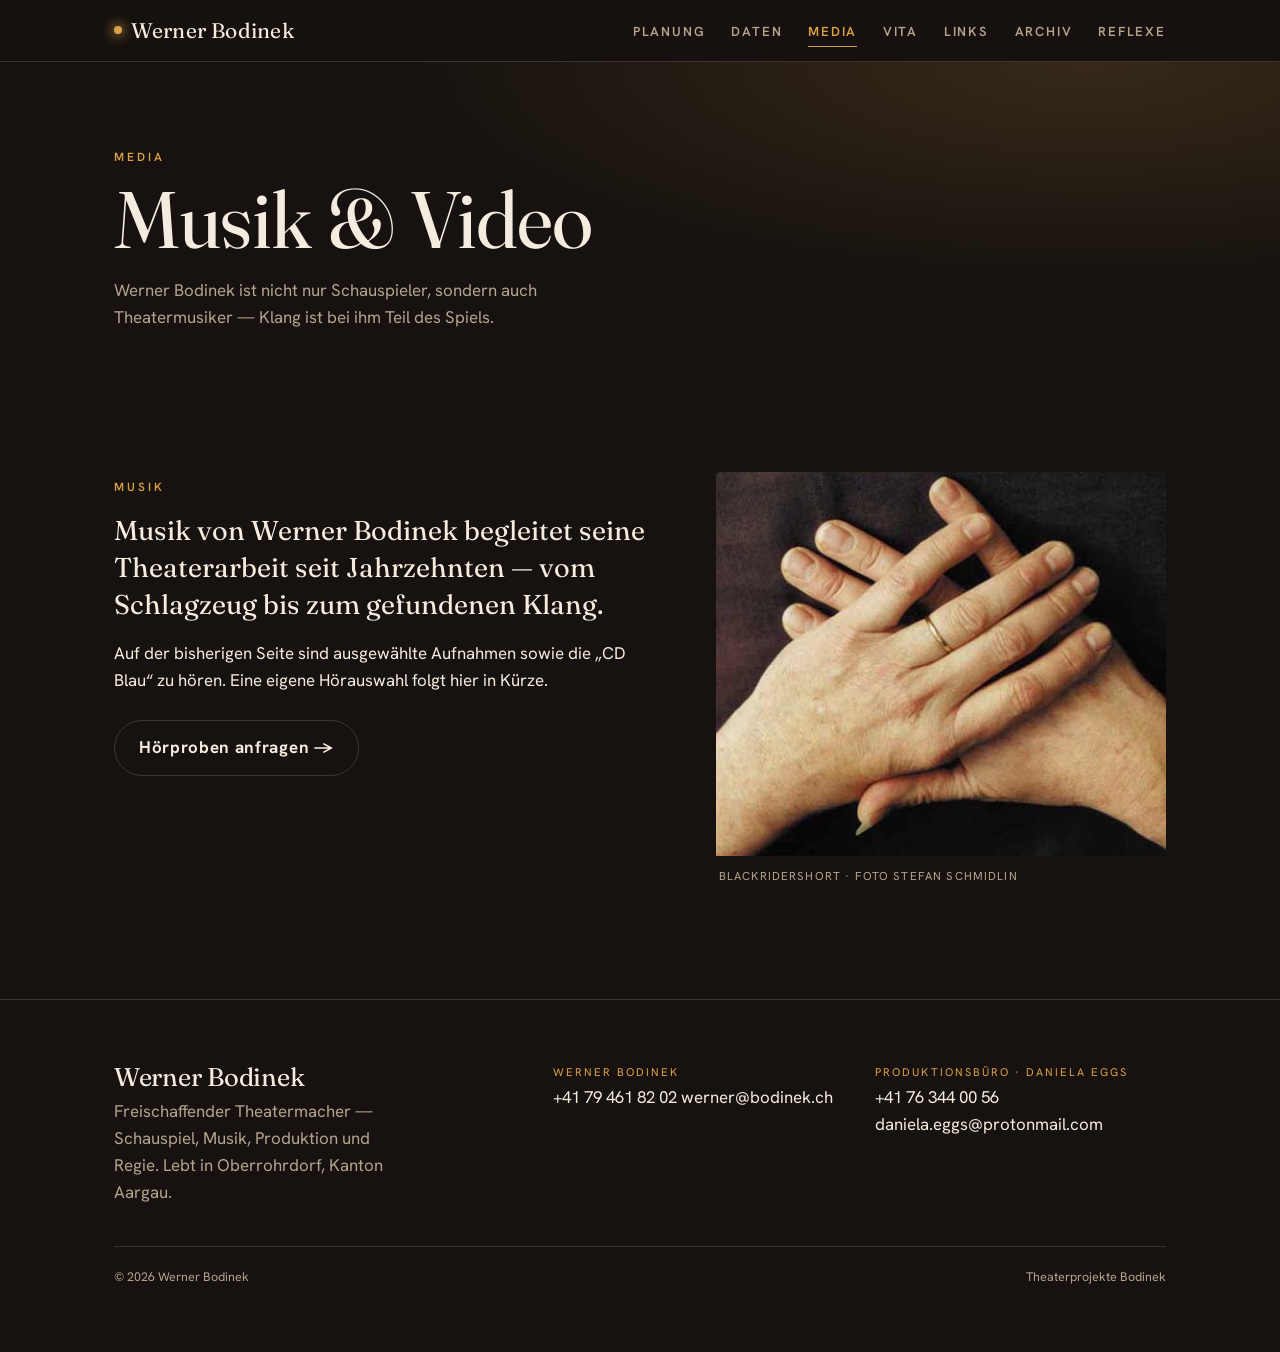
<file: media.html>
<!DOCTYPE html>
<html lang="de">
<head>
  <meta charset="UTF-8">
  <meta name="viewport" content="width=device-width, initial-scale=1.0">
  <title>Media · Werner Bodinek</title>
  <meta name="description" content="Musik und Video von Werner Bodinek — Theatermusiker, Schlagzeug und Klang.">
  <link rel="preconnect" href="https://fonts.googleapis.com">
  <link rel="preconnect" href="https://fonts.gstatic.com" crossorigin>
  <link href="https://fonts.googleapis.com/css2?family=Fraunces:opsz,wght@9..144,400;9..144,500;9..144,600&family=Hanken+Grotesk:wght@400;500;600;700&display=swap" rel="stylesheet">
  <link rel="stylesheet" href="assets/css/styles.css">
</head>
<body>
  <a class="skip-link" href="#main">Zum Inhalt springen</a>

  <header class="site-header">
    <nav class="wrap nav" aria-label="Hauptnavigation">
      <a class="brand" href="index.html">Werner&nbsp;Bodinek</a>
      <button class="nav-toggle" aria-expanded="false" aria-controls="nav-list">Menü</button>
      <ul class="nav-list" id="nav-list">
        <li><a href="planung.html">Planung</a></li>
        <li><a href="daten.html">Daten</a></li>
        <li><a href="media.html" aria-current="page">Media</a></li>
        <li><a href="vita.html">Vita</a></li>
        <li><a href="links.html">Links</a></li>
        <li><a href="archiv.html">Archiv</a></li>
        <li><a href="reflexe.html">Reflexe</a></li>
      </ul>
    </nav>
  </header>

  <main id="main">

    <header class="page-head">
      <div class="wrap">
        <span class="eyebrow">Media</span>
        <h1>Musik &amp; Video</h1>
        <p>Werner Bodinek ist nicht nur Schauspieler, sondern auch Theatermusiker — Klang ist bei ihm Teil des Spiels.</p>
      </div>
    </header>

    <section class="section">
      <div class="wrap split">
        <div class="prose reveal">
          <span class="eyebrow">Musik</span>
          <p class="lead" style="margin-top:.8rem">Musik von Werner Bodinek begleitet seine Theaterarbeit seit Jahrzehnten — vom Schlagzeug bis zum gefundenen Klang.</p>
          <p>Auf der bisherigen Seite sind ausgewählte Aufnahmen sowie die „CD Blau“ zu hören. Eine eigene Hörauswahl folgt hier in Kürze.</p>
          <p style="margin-top:1.6rem">
            <a class="btn btn--ghost" href="mailto:werner@bodinek.ch">Hörproben anfragen →</a>
          </p>
        </div>

        <figure class="split-figure reveal">
          <img src="assets/img/musik-hand.jpg" alt="Werner Bodinek beim Musizieren">
          <figcaption>BlackRiderShort · Foto Stefan Schmidlin</figcaption>
        </figure>
      </div>
    </section>

  </main>

  <footer class="site-footer">
    <div class="wrap">
      <div class="footer-grid">
        <div>
          <h3>Werner Bodinek</h3>
          <p class="ft-role">Freischaffender Theatermacher — Schauspiel, Musik, Produktion und Regie. Lebt in Oberrohrdorf, Kanton Aargau.</p>
        </div>
        <ul class="kontakt">
          <li>
            <span class="kt-label">Werner Bodinek</span>
            <a href="tel:+41794618202">+41 79 461 82 02</a>
            <a href="mailto:werner@bodinek.ch">werner@bodinek.ch</a>
          </li>
        </ul>
        <ul class="kontakt">
          <li>
            <span class="kt-label">Produktionsbüro · Daniela Eggs</span>
            <a href="tel:+41763440056">+41 76 344 00 56</a>
            <a href="mailto:daniela.eggs@protonmail.com">daniela.eggs@protonmail.com</a>
          </li>
        </ul>
      </div>
      <div class="footer-bottom">
        <span>© <span data-year>2026</span> Werner Bodinek</span>
        <span>Theaterprojekte Bodinek</span>
      </div>
    </div>
  </footer>

  <script src="assets/js/main.js"></script>
</body>
</html>
</file>
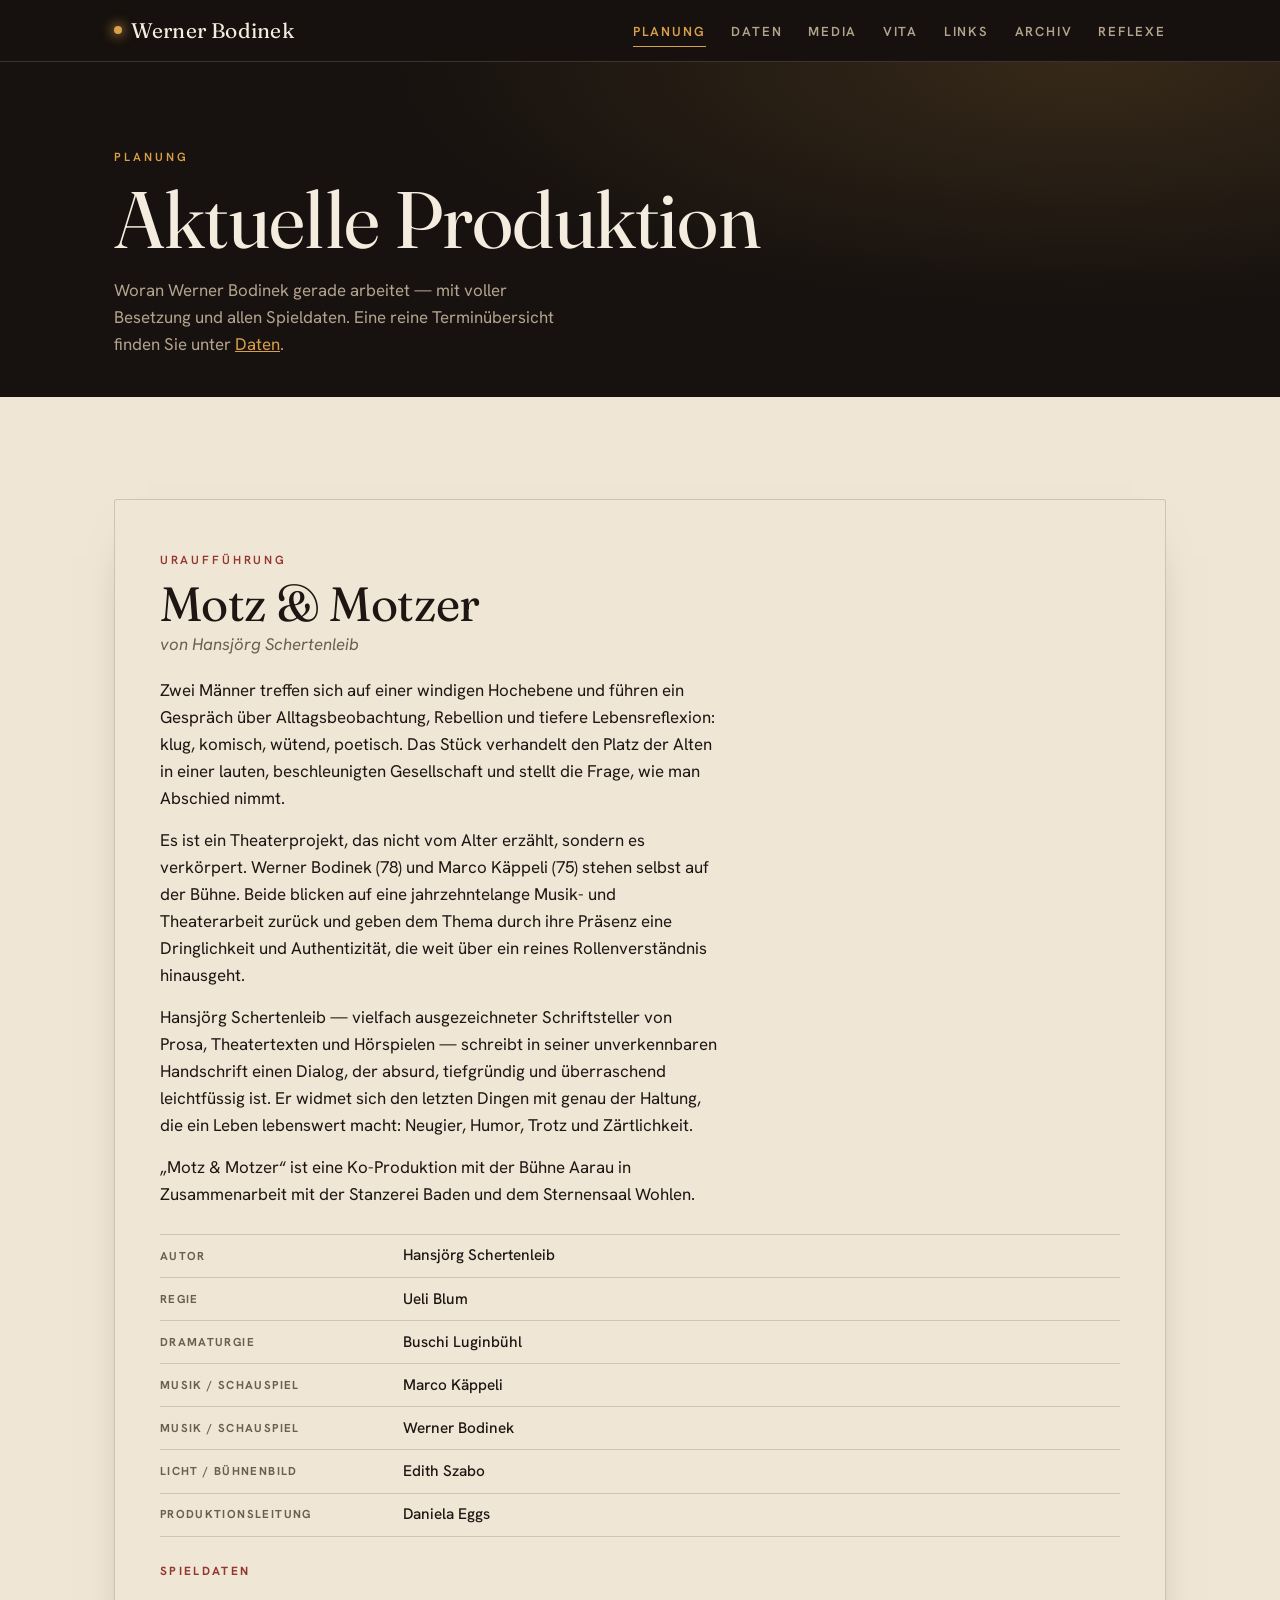
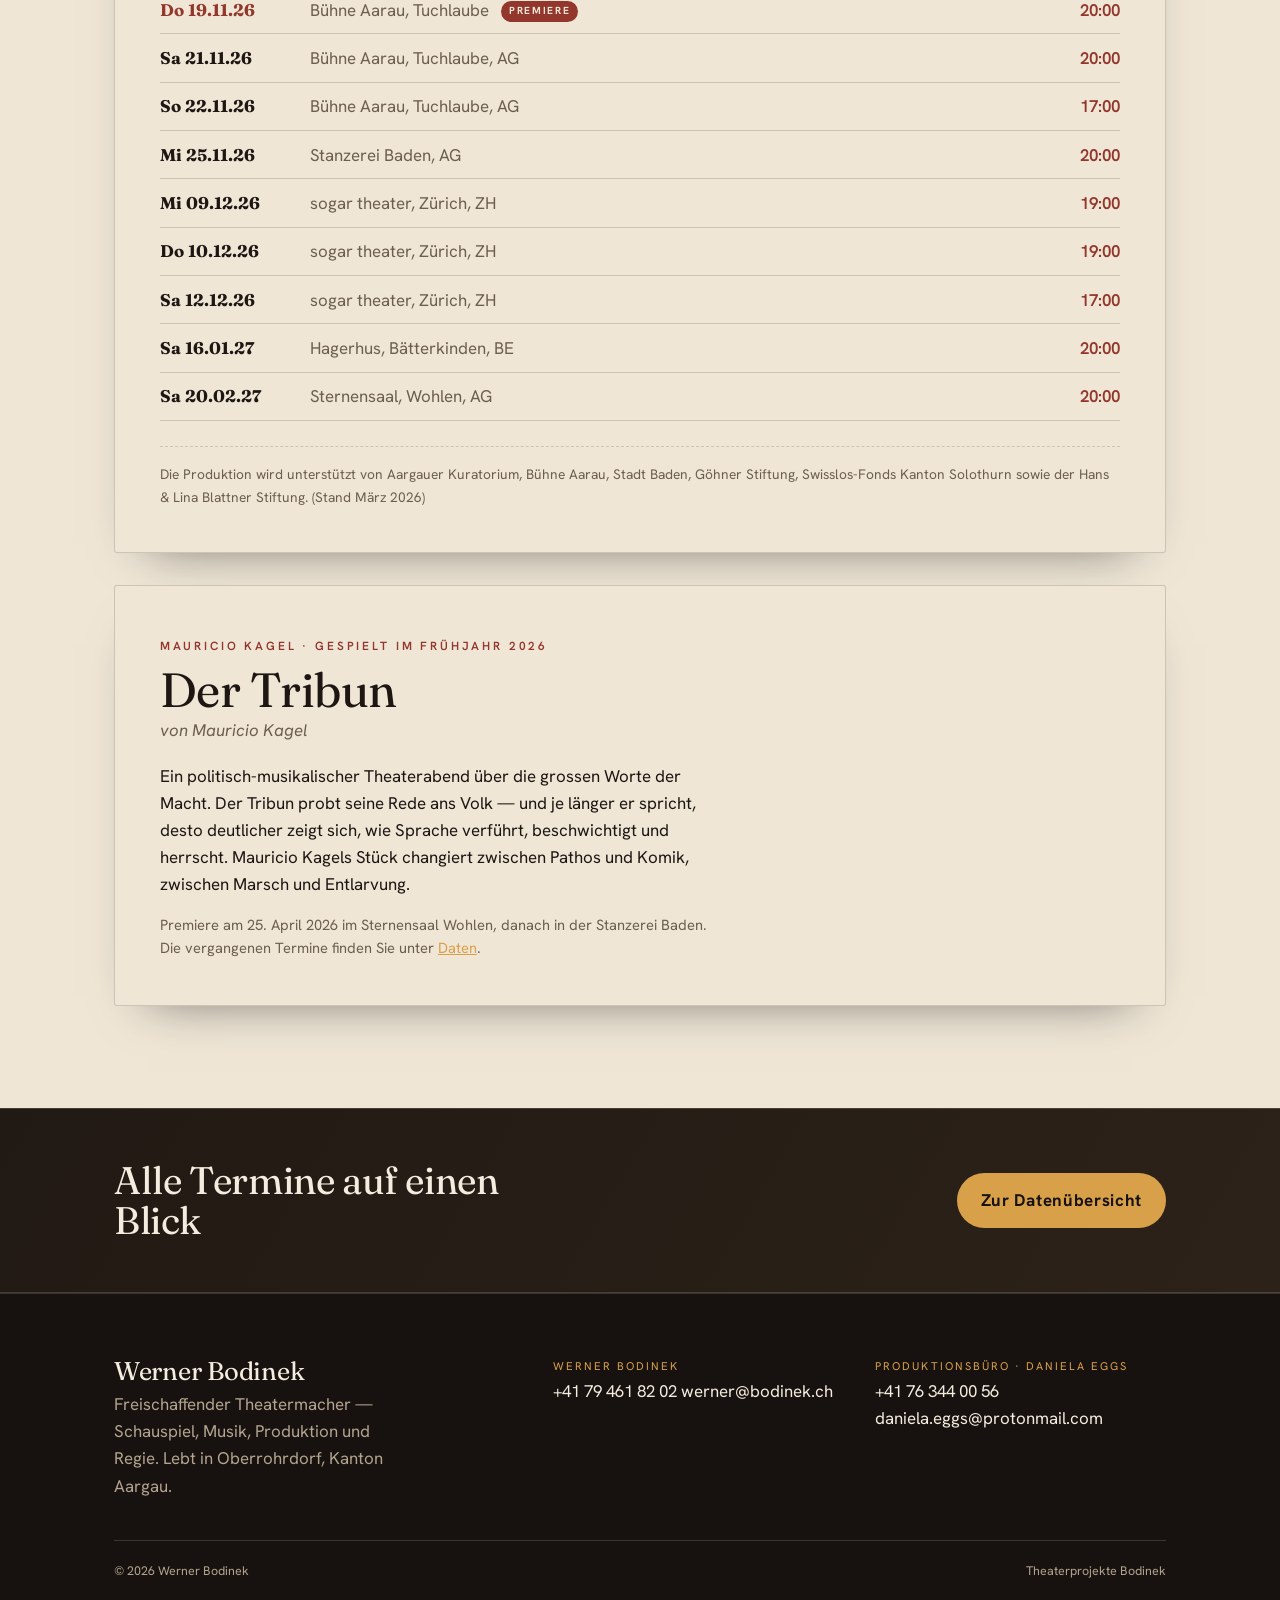
<file: planung.html>
<!DOCTYPE html>
<html lang="de">
<head>
  <meta charset="UTF-8">
  <meta name="viewport" content="width=device-width, initial-scale=1.0">
  <title>Planung — Motz &amp; Motzer · Werner Bodinek</title>
  <meta name="description" content="Aktuelle Produktionen von Werner Bodinek: „Motz &amp; Motzer“ von Hansjörg Schertenleib und „Der Tribun“ von Mauricio Kagel.">
  <link rel="preconnect" href="https://fonts.googleapis.com">
  <link rel="preconnect" href="https://fonts.gstatic.com" crossorigin>
  <link href="https://fonts.googleapis.com/css2?family=Fraunces:opsz,wght@9..144,400;9..144,500;9..144,600&family=Hanken+Grotesk:wght@400;500;600;700&display=swap" rel="stylesheet">
  <link rel="stylesheet" href="assets/css/styles.css">
</head>
<body>
  <a class="skip-link" href="#main">Zum Inhalt springen</a>

  <header class="site-header">
    <nav class="wrap nav" aria-label="Hauptnavigation">
      <a class="brand" href="index.html">Werner&nbsp;Bodinek</a>
      <button class="nav-toggle" aria-expanded="false" aria-controls="nav-list">Menü</button>
      <ul class="nav-list" id="nav-list">
        <li><a href="planung.html" aria-current="page">Planung</a></li>
        <li><a href="daten.html">Daten</a></li>
        <li><a href="media.html">Media</a></li>
        <li><a href="vita.html">Vita</a></li>
        <li><a href="links.html">Links</a></li>
        <li><a href="archiv.html">Archiv</a></li>
        <li><a href="reflexe.html">Reflexe</a></li>
      </ul>
    </nav>
  </header>

  <main id="main">

    <header class="page-head">
      <div class="wrap">
        <span class="eyebrow">Planung</span>
        <h1>Aktuelle Produktion</h1>
        <p>Woran Werner Bodinek gerade arbeitet — mit voller Besetzung und allen Spieldaten. Eine reine Terminübersicht finden Sie unter <a class="text-rampe" href="daten.html">Daten</a>.</p>
      </div>
    </header>

    <section class="section bg-papier">
      <div class="wrap">

        <!-- MOTZ & MOTZER -->
        <article class="zettel reveal">
          <span class="zettel-kicker">Uraufführung</span>
          <h2 class="zettel-titel">Motz &amp; Motzer</h2>
          <p class="zettel-autor">von Hansjörg Schertenleib</p>

          <div class="zettel-text">
            <p>Zwei Männer treffen sich auf einer windigen Hochebene und führen ein Gespräch über Alltagsbeobachtung, Rebellion und tiefere Lebensreflexion: klug, komisch, wütend, poetisch. Das Stück verhandelt den Platz der Alten in einer lauten, beschleunigten Gesellschaft und stellt die Frage, wie man Abschied nimmt.</p>
            <p>Es ist ein Theaterprojekt, das nicht vom Alter erzählt, sondern es verkörpert. Werner Bodinek (78) und Marco Käppeli (75) stehen selbst auf der Bühne. Beide blicken auf eine jahrzehntelange Musik- und Theaterarbeit zurück und geben dem Thema durch ihre Präsenz eine Dringlichkeit und Authentizität, die weit über ein reines Rollenverständnis hinausgeht.</p>
            <p>Hansjörg Schertenleib — vielfach ausgezeichneter Schriftsteller von Prosa, Theatertexten und Hörspielen — schreibt in seiner unverkennbaren Handschrift einen Dialog, der absurd, tiefgründig und überraschend leichtfüssig ist. Er widmet sich den letzten Dingen mit genau der Haltung, die ein Leben lebenswert macht: Neugier, Humor, Trotz und Zärtlichkeit.</p>
            <p>„Motz &amp; Motzer“ ist eine Ko-Produktion mit der Bühne Aarau in Zusammenarbeit mit der Stanzerei Baden und dem Sternensaal Wohlen.</p>
          </div>

          <ul class="credits">
            <li><span class="rolle">Autor</span><span class="name">Hansjörg Schertenleib</span></li>
            <li><span class="rolle">Regie</span><span class="name">Ueli Blum</span></li>
            <li><span class="rolle">Dramaturgie</span><span class="name">Buschi Luginbühl</span></li>
            <li><span class="rolle">Musik / Schauspiel</span><span class="name">Marco Käppeli</span></li>
            <li><span class="rolle">Musik / Schauspiel</span><span class="name">Werner Bodinek</span></li>
            <li><span class="rolle">Licht / Bühnenbild</span><span class="name">Edith Szabo</span></li>
            <li><span class="rolle">Produktionsleitung</span><span class="name">Daniela Eggs</span></li>
          </ul>

          <div class="spielplan">
            <h4>Spieldaten</h4>
            <ul class="daten-list">
              <li><span class="dl-tag premiere">Do 19.11.26</span><span class="dl-ort">Bühne Aarau, Tuchlaube <span class="badge-premiere">Premiere</span></span><span class="dl-zeit">20:00</span></li>
              <li><span class="dl-tag">Sa 21.11.26</span><span class="dl-ort">Bühne Aarau, Tuchlaube, AG</span><span class="dl-zeit">20:00</span></li>
              <li><span class="dl-tag">So 22.11.26</span><span class="dl-ort">Bühne Aarau, Tuchlaube, AG</span><span class="dl-zeit">17:00</span></li>
              <li><span class="dl-tag">Mi 25.11.26</span><span class="dl-ort">Stanzerei Baden, AG</span><span class="dl-zeit">20:00</span></li>
              <li><span class="dl-tag">Mi 09.12.26</span><span class="dl-ort">sogar theater, Zürich, ZH</span><span class="dl-zeit">19:00</span></li>
              <li><span class="dl-tag">Do 10.12.26</span><span class="dl-ort">sogar theater, Zürich, ZH</span><span class="dl-zeit">19:00</span></li>
              <li><span class="dl-tag">Sa 12.12.26</span><span class="dl-ort">sogar theater, Zürich, ZH</span><span class="dl-zeit">17:00</span></li>
              <li><span class="dl-tag">Sa 16.01.27</span><span class="dl-ort">Hagerhus, Bätterkinden, BE</span><span class="dl-zeit">20:00</span></li>
              <li><span class="dl-tag">Sa 20.02.27</span><span class="dl-ort">Sternensaal, Wohlen, AG</span><span class="dl-zeit">20:00</span></li>
            </ul>
          </div>

          <p class="foerderer">Die Produktion wird unterstützt von Aargauer Kuratorium, Bühne Aarau, Stadt Baden, Göhner Stiftung, Swisslos-Fonds Kanton Solothurn sowie der Hans &amp; Lina Blattner Stiftung. (Stand März 2026)</p>
        </article>

        <!-- DER TRIBUN (bereits gespielt) -->
        <article class="zettel reveal">
          <span class="zettel-kicker">Mauricio Kagel · gespielt im Frühjahr 2026</span>
          <h2 class="zettel-titel">Der Tribun</h2>
          <p class="zettel-autor">von Mauricio Kagel</p>

          <div class="zettel-text">
            <p>Ein politisch-musikalischer Theaterabend über die grossen Worte der Macht. Der Tribun probt seine Rede ans Volk — und je länger er spricht, desto deutlicher zeigt sich, wie Sprache verführt, beschwichtigt und herrscht. Mauricio Kagels Stück changiert zwischen Pathos und Komik, zwischen Marsch und Entlarvung.</p>
            <p style="color:var(--tinte-mute);font-size:.92rem">Premiere am 25. April 2026 im Sternensaal Wohlen, danach in der Stanzerei Baden. Die vergangenen Termine finden Sie unter <a class="text-rampe" href="daten.html">Daten</a>.</p>
          </div>
        </article>

      </div>
    </section>

    <section class="cta-band">
      <div class="wrap">
        <h2>Alle Termine auf einen Blick</h2>
        <a class="btn" href="daten.html">Zur Datenübersicht</a>
      </div>
    </section>

  </main>

  <footer class="site-footer">
    <div class="wrap">
      <div class="footer-grid">
        <div>
          <h3>Werner Bodinek</h3>
          <p class="ft-role">Freischaffender Theatermacher — Schauspiel, Musik, Produktion und Regie. Lebt in Oberrohrdorf, Kanton Aargau.</p>
        </div>
        <ul class="kontakt">
          <li>
            <span class="kt-label">Werner Bodinek</span>
            <a href="tel:+41794618202">+41 79 461 82 02</a>
            <a href="mailto:werner@bodinek.ch">werner@bodinek.ch</a>
          </li>
        </ul>
        <ul class="kontakt">
          <li>
            <span class="kt-label">Produktionsbüro · Daniela Eggs</span>
            <a href="tel:+41763440056">+41 76 344 00 56</a>
            <a href="mailto:daniela.eggs@protonmail.com">daniela.eggs@protonmail.com</a>
          </li>
        </ul>
      </div>
      <div class="footer-bottom">
        <span>© <span data-year>2026</span> Werner Bodinek</span>
        <span>Theaterprojekte Bodinek</span>
      </div>
    </div>
  </footer>

  <script src="assets/js/main.js"></script>
</body>
</html>
</file>
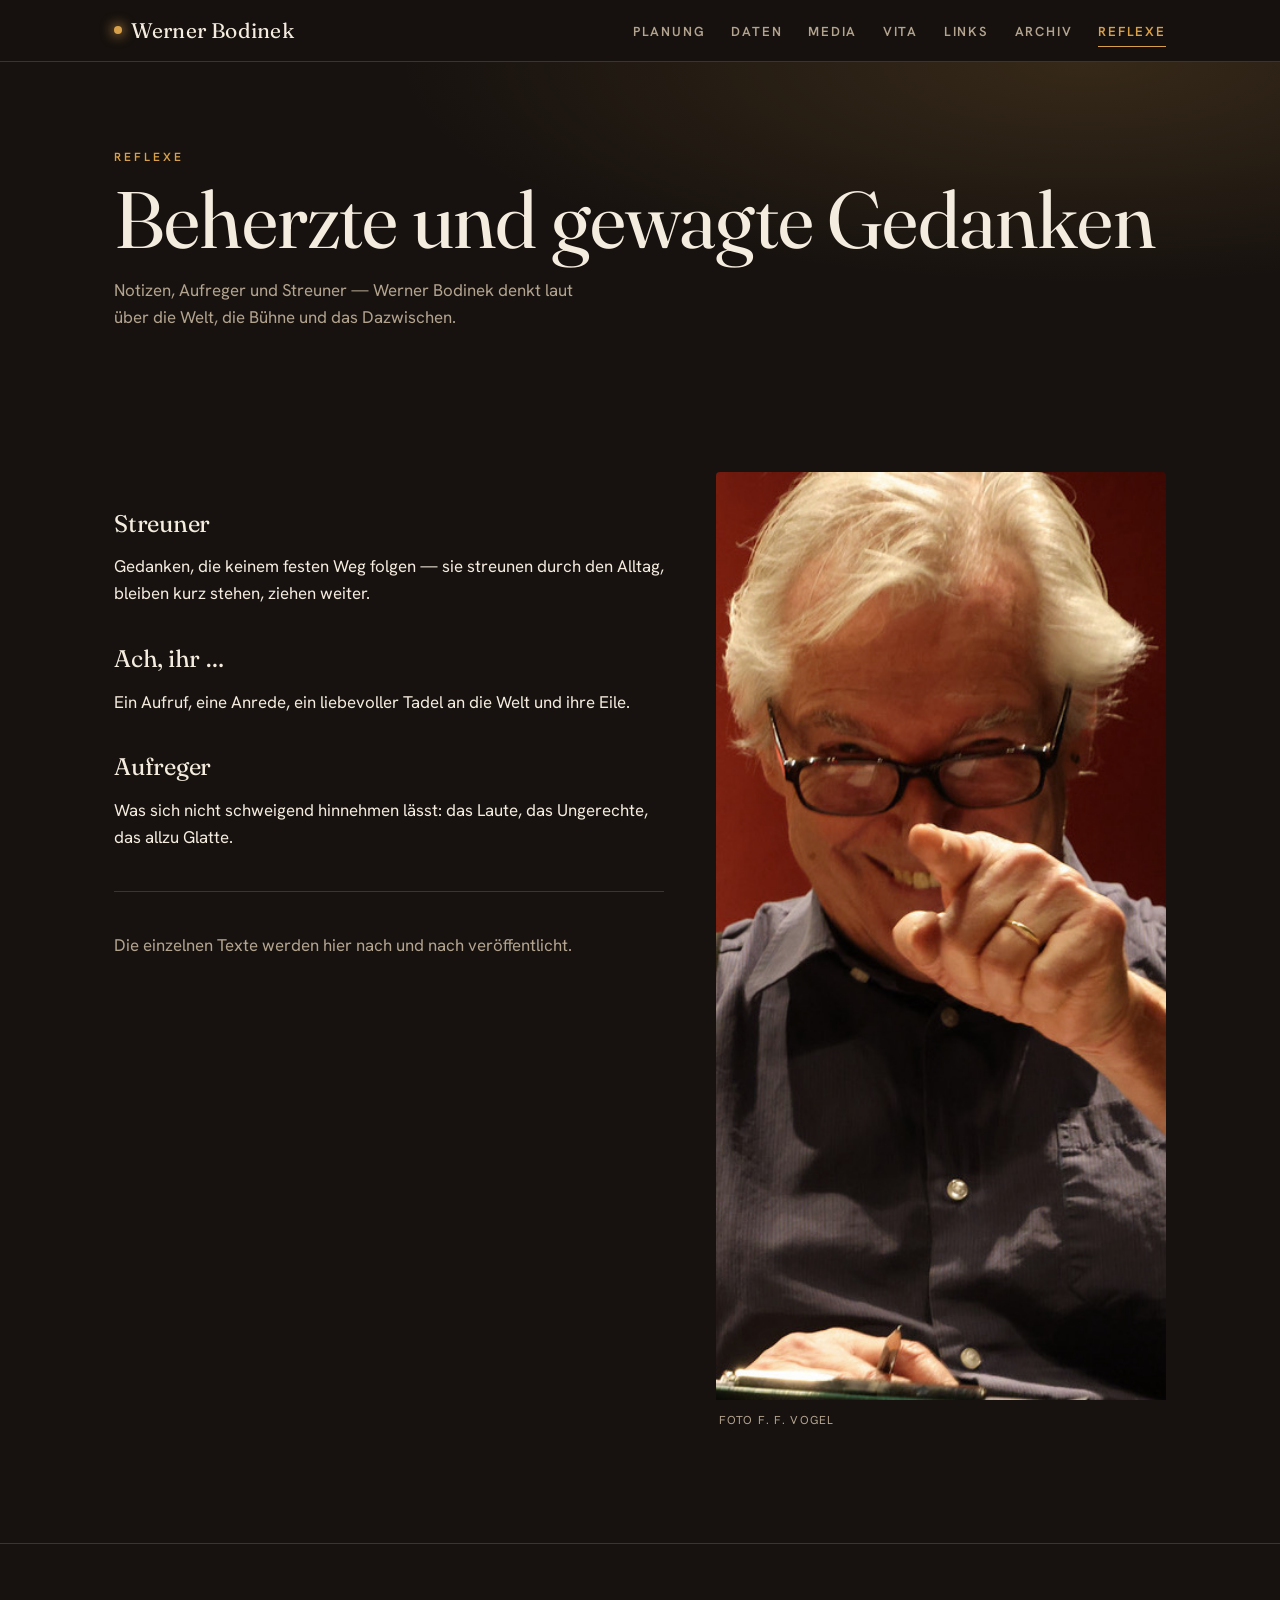
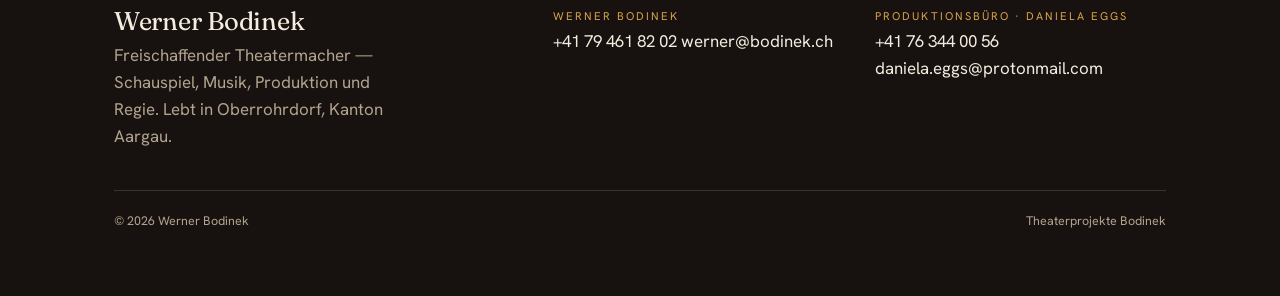
<file: reflexe.html>
<!DOCTYPE html>
<html lang="de">
<head>
  <meta charset="UTF-8">
  <meta name="viewport" content="width=device-width, initial-scale=1.0">
  <title>Reflexe · Werner Bodinek</title>
  <meta name="description" content="Reflexe — beherzte und gewagte Gedanken von Werner Bodinek.">
  <link rel="preconnect" href="https://fonts.googleapis.com">
  <link rel="preconnect" href="https://fonts.gstatic.com" crossorigin>
  <link href="https://fonts.googleapis.com/css2?family=Fraunces:opsz,wght@9..144,400;9..144,500;9..144,600&family=Hanken+Grotesk:wght@400;500;600;700&display=swap" rel="stylesheet">
  <link rel="stylesheet" href="assets/css/styles.css">
</head>
<body>
  <a class="skip-link" href="#main">Zum Inhalt springen</a>

  <header class="site-header">
    <nav class="wrap nav" aria-label="Hauptnavigation">
      <a class="brand" href="index.html">Werner&nbsp;Bodinek</a>
      <button class="nav-toggle" aria-expanded="false" aria-controls="nav-list">Menü</button>
      <ul class="nav-list" id="nav-list">
        <li><a href="planung.html">Planung</a></li>
        <li><a href="daten.html">Daten</a></li>
        <li><a href="media.html">Media</a></li>
        <li><a href="vita.html">Vita</a></li>
        <li><a href="links.html">Links</a></li>
        <li><a href="archiv.html">Archiv</a></li>
        <li><a href="reflexe.html" aria-current="page">Reflexe</a></li>
      </ul>
    </nav>
  </header>

  <main id="main">

    <header class="page-head">
      <div class="wrap">
        <span class="eyebrow">Reflexe</span>
        <h1>Beherzte und gewagte Gedanken</h1>
        <p>Notizen, Aufreger und Streuner — Werner Bodinek denkt laut über die Welt, die Bühne und das Dazwischen.</p>
      </div>
    </header>

    <section class="section">
      <div class="wrap split">
        <div class="prose reveal">
          <h3>Streuner</h3>
          <p>Gedanken, die keinem festen Weg folgen — sie streunen durch den Alltag, bleiben kurz stehen, ziehen weiter.</p>

          <h3>Ach, ihr …</h3>
          <p>Ein Aufruf, eine Anrede, ein liebevoller Tadel an die Welt und ihre Eile.</p>

          <h3>Aufreger</h3>
          <p>Was sich nicht schweigend hinnehmen lässt: das Laute, das Ungerechte, das allzu Glatte.</p>

          <hr class="rule">
          <p style="color:var(--licht-mute)">Die einzelnen Texte werden hier nach und nach veröffentlicht.</p>
        </div>

        <figure class="split-figure reveal">
          <img src="assets/img/werner-portrait.jpg" alt="Porträt von Werner Bodinek">
          <figcaption>Foto F. F. Vogel</figcaption>
        </figure>
      </div>
    </section>

  </main>

  <footer class="site-footer">
    <div class="wrap">
      <div class="footer-grid">
        <div>
          <h3>Werner Bodinek</h3>
          <p class="ft-role">Freischaffender Theatermacher — Schauspiel, Musik, Produktion und Regie. Lebt in Oberrohrdorf, Kanton Aargau.</p>
        </div>
        <ul class="kontakt">
          <li>
            <span class="kt-label">Werner Bodinek</span>
            <a href="tel:+41794618202">+41 79 461 82 02</a>
            <a href="mailto:werner@bodinek.ch">werner@bodinek.ch</a>
          </li>
        </ul>
        <ul class="kontakt">
          <li>
            <span class="kt-label">Produktionsbüro · Daniela Eggs</span>
            <a href="tel:+41763440056">+41 76 344 00 56</a>
            <a href="mailto:daniela.eggs@protonmail.com">daniela.eggs@protonmail.com</a>
          </li>
        </ul>
      </div>
      <div class="footer-bottom">
        <span>© <span data-year>2026</span> Werner Bodinek</span>
        <span>Theaterprojekte Bodinek</span>
      </div>
    </div>
  </footer>

  <script src="assets/js/main.js"></script>
</body>
</html>
</file>
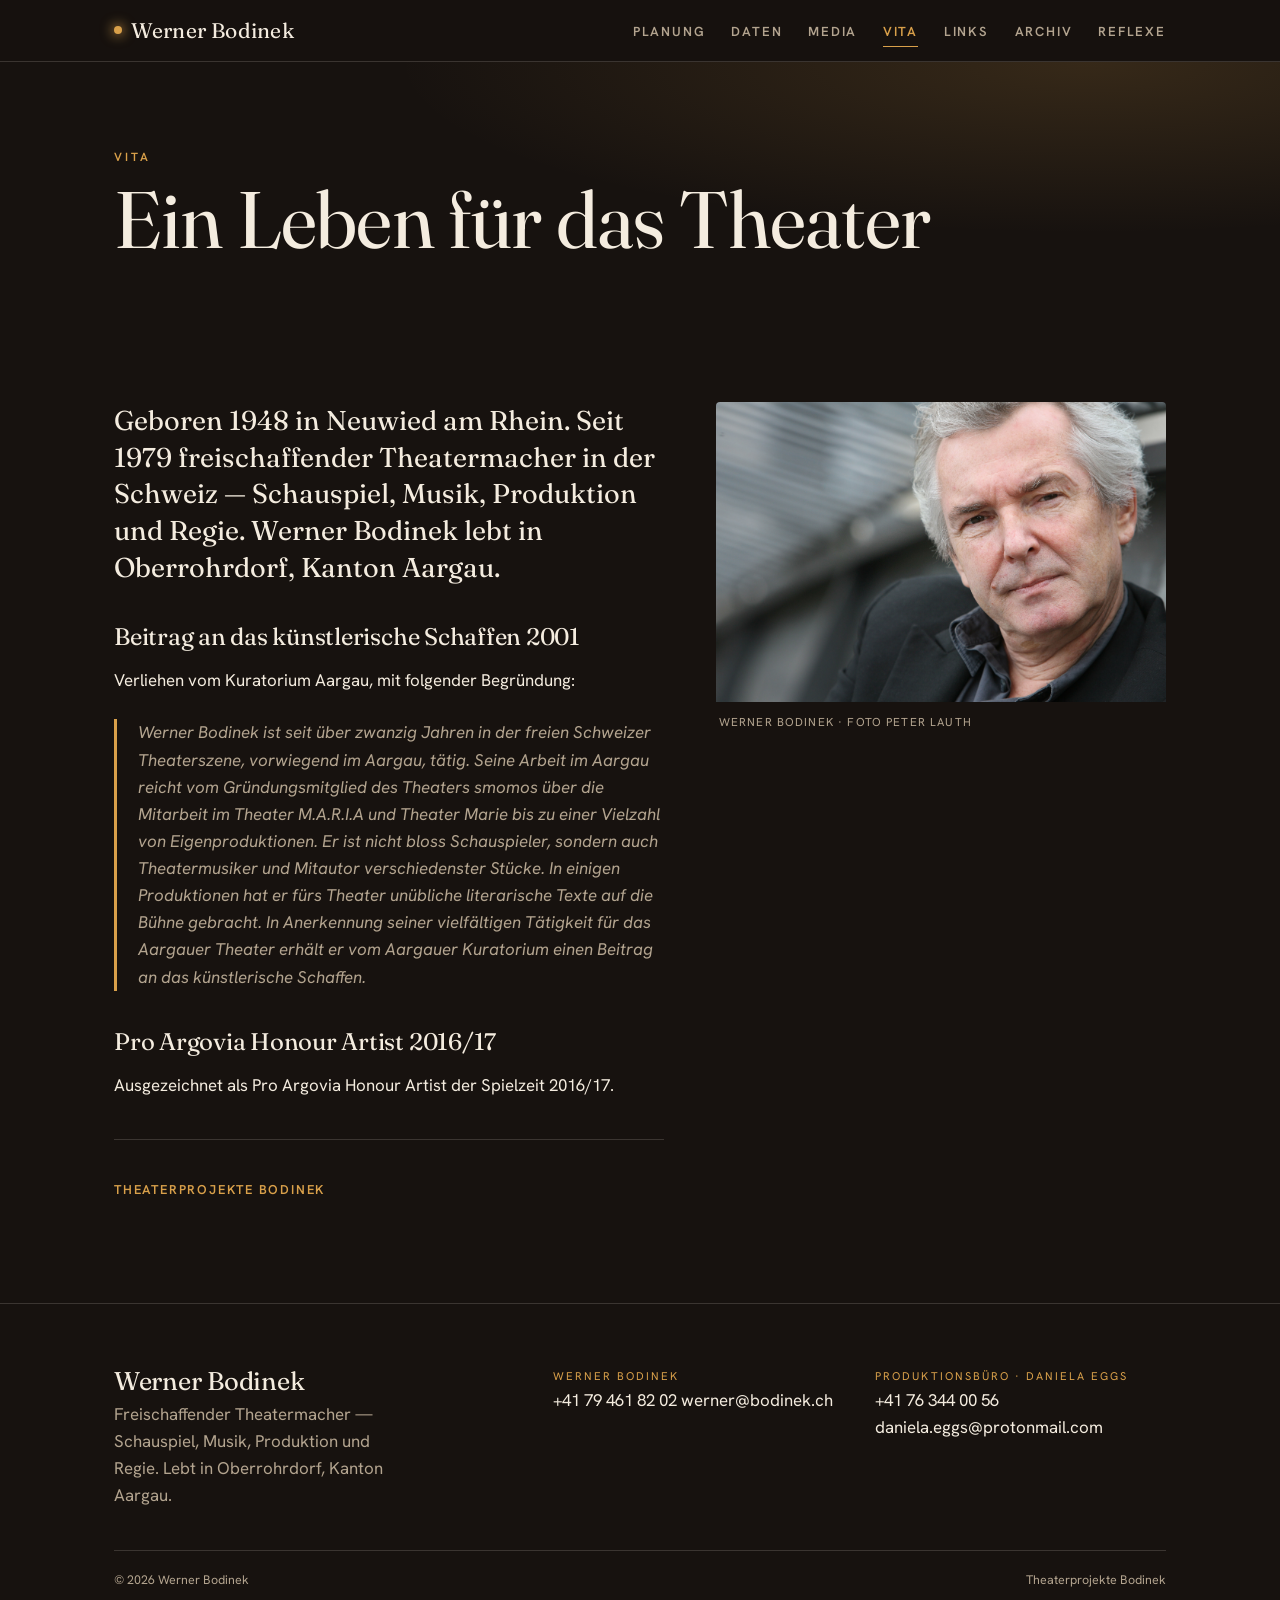
<file: vita.html>
<!DOCTYPE html>
<html lang="de">
<head>
  <meta charset="UTF-8">
  <meta name="viewport" content="width=device-width, initial-scale=1.0">
  <title>Vita · Werner Bodinek</title>
  <meta name="description" content="Vita von Werner Bodinek — seit 1979 freischaffender Theatermacher in der Schweiz. Schauspiel, Musik, Produktion und Regie.">
  <link rel="preconnect" href="https://fonts.googleapis.com">
  <link rel="preconnect" href="https://fonts.gstatic.com" crossorigin>
  <link href="https://fonts.googleapis.com/css2?family=Fraunces:opsz,wght@9..144,400;9..144,500;9..144,600&family=Hanken+Grotesk:wght@400;500;600;700&display=swap" rel="stylesheet">
  <link rel="stylesheet" href="assets/css/styles.css">
</head>
<body>
  <a class="skip-link" href="#main">Zum Inhalt springen</a>

  <header class="site-header">
    <nav class="wrap nav" aria-label="Hauptnavigation">
      <a class="brand" href="index.html">Werner&nbsp;Bodinek</a>
      <button class="nav-toggle" aria-expanded="false" aria-controls="nav-list">Menü</button>
      <ul class="nav-list" id="nav-list">
        <li><a href="planung.html">Planung</a></li>
        <li><a href="daten.html">Daten</a></li>
        <li><a href="media.html">Media</a></li>
        <li><a href="vita.html" aria-current="page">Vita</a></li>
        <li><a href="links.html">Links</a></li>
        <li><a href="archiv.html">Archiv</a></li>
        <li><a href="reflexe.html">Reflexe</a></li>
      </ul>
    </nav>
  </header>

  <main id="main">

    <header class="page-head">
      <div class="wrap">
        <span class="eyebrow">Vita</span>
        <h1>Ein Leben für das Theater</h1>
      </div>
    </header>

    <section class="section">
      <div class="wrap split">
        <div class="prose reveal">
          <p class="lead">Geboren 1948 in Neuwied am Rhein. Seit 1979 freischaffender Theatermacher in der Schweiz — Schauspiel, Musik, Produktion und Regie. Werner Bodinek lebt in Oberrohrdorf, Kanton Aargau.</p>

          <h3>Beitrag an das künstlerische Schaffen 2001</h3>
          <p>Verliehen vom Kuratorium Aargau, mit folgender Begründung:</p>
          <blockquote>Werner Bodinek ist seit über zwanzig Jahren in der freien Schweizer Theaterszene, vorwiegend im Aargau, tätig. Seine Arbeit im Aargau reicht vom Gründungsmitglied des Theaters smomos über die Mitarbeit im Theater M.A.R.I.A und Theater Marie bis zu einer Vielzahl von Eigenproduktionen. Er ist nicht bloss Schauspieler, sondern auch Theatermusiker und Mitautor verschiedenster Stücke. In einigen Produktionen hat er fürs Theater unübliche literarische Texte auf die Bühne gebracht. In Anerkennung seiner vielfältigen Tätigkeit für das Aargauer Theater erhält er vom Aargauer Kuratorium einen Beitrag an das künstlerische Schaffen.</blockquote>

          <h3>Pro Argovia Honour Artist 2016/17</h3>
          <p>Ausgezeichnet als Pro Argovia Honour Artist der Spielzeit 2016/17.</p>

          <hr class="rule">
          <p class="text-rampe" style="text-transform:uppercase;letter-spacing:.14em;font-size:.8rem;font-weight:600">Theaterprojekte Bodinek</p>
        </div>

        <figure class="split-figure reveal">
          <img src="assets/img/werner-1.jpg" alt="Porträt von Werner Bodinek">
          <figcaption>Werner Bodinek · Foto Peter Lauth</figcaption>
        </figure>
      </div>
    </section>

  </main>

  <footer class="site-footer">
    <div class="wrap">
      <div class="footer-grid">
        <div>
          <h3>Werner Bodinek</h3>
          <p class="ft-role">Freischaffender Theatermacher — Schauspiel, Musik, Produktion und Regie. Lebt in Oberrohrdorf, Kanton Aargau.</p>
        </div>
        <ul class="kontakt">
          <li>
            <span class="kt-label">Werner Bodinek</span>
            <a href="tel:+41794618202">+41 79 461 82 02</a>
            <a href="mailto:werner@bodinek.ch">werner@bodinek.ch</a>
          </li>
        </ul>
        <ul class="kontakt">
          <li>
            <span class="kt-label">Produktionsbüro · Daniela Eggs</span>
            <a href="tel:+41763440056">+41 76 344 00 56</a>
            <a href="mailto:daniela.eggs@protonmail.com">daniela.eggs@protonmail.com</a>
          </li>
        </ul>
      </div>
      <div class="footer-bottom">
        <span>© <span data-year>2026</span> Werner Bodinek</span>
        <span>Theaterprojekte Bodinek</span>
      </div>
    </div>
  </footer>

  <script src="assets/js/main.js"></script>
</body>
</html>
</file>
<file: assets/css/styles.css>
/* =========================================================================
   Werner Bodinek — Freischaffender Theatermacher
   Gestaltung: "Theaterzettel im Rampenlicht"
   Bühnenschwarz · Glühlampen-Amber · Fraunces / Hanken Grotesk
   ========================================================================= */

:root {
  /* Farben */
  --buehne:      #17120f;  /* warmes Bühnenschwarz */
  --buehne-2:    #211913;  /* eine Spur heller */
  --buehne-3:    #2c2219;
  --papier:      #efe6d6;  /* Knochenpapier (Theaterzettel) */
  --papier-2:    #e7dbc7;
  --rampe:       #d9a04a;  /* Rampenlicht / Glühlampen-Amber */
  --rampe-hell:  #f1c478;
  --vorhang:     #93362c;  /* Vorhangrot — sehr sparsam */
  --tinte:       #1d1612;  /* Text auf Papier */
  --tinte-mute:  #6c5f50;
  --licht:       #f4ecdf;  /* Text auf Dunkel */
  --licht-mute:  #b3a48f;
  --linie-dunkel: rgba(244,236,223,.16);
  --linie-hell:   rgba(29,22,18,.16);

  /* Schrift */
  --display: "Fraunces", Georgia, "Times New Roman", serif;
  --body: "Hanken Grotesk", system-ui, -apple-system, "Segoe UI", sans-serif;

  /* Maße */
  --rand: clamp(1.25rem, 5vw, 5rem);
  --max: 1180px;
}

/* ----- Reset ----- */
*, *::before, *::after { box-sizing: border-box; }
* { margin: 0; }
html { scroll-behavior: smooth; -webkit-text-size-adjust: 100%; }
@media (prefers-reduced-motion: reduce) {
  html { scroll-behavior: auto; }
  *, *::before, *::after { animation-duration: .001ms !important; transition-duration: .001ms !important; }
}

body {
  font-family: var(--body);
  background: var(--buehne);
  color: var(--licht);
  line-height: 1.6;
  font-size: clamp(1rem, .62rem + .55vw, 1.18rem);
  -webkit-font-smoothing: antialiased;
  text-rendering: optimizeLegibility;
}

img { max-width: 100%; display: block; }
a { color: inherit; }

/* Tastatur-Fokus immer sichtbar */
:focus-visible {
  outline: 2px solid var(--rampe);
  outline-offset: 3px;
  border-radius: 2px;
}

.skip-link {
  position: absolute; left: -999px; top: .5rem;
  background: var(--rampe); color: var(--buehne);
  padding: .6rem 1rem; border-radius: 4px; font-weight: 600; z-index: 100;
}
.skip-link:focus { left: .75rem; }

/* ----- Typografie-Hilfen ----- */
.eyebrow {
  font-family: var(--body);
  font-size: .74rem;
  text-transform: uppercase;
  letter-spacing: .26em;
  font-weight: 600;
  color: var(--rampe);
  display: inline-block;
}
.eyebrow--ink { color: var(--vorhang); }

h1, h2, h3 { font-family: var(--display); font-weight: 400; line-height: 1.05; letter-spacing: -.01em; }
.serif { font-family: var(--display); }

/* ----- Layout-Container ----- */
.wrap { width: 100%; max-width: var(--max); margin-inline: auto; padding-inline: var(--rand); }
.section { padding-block: clamp(3.5rem, 8vw, 7rem); }

/* =========================================================================
   Kopfzeile / Navigation
   ========================================================================= */
.site-header {
  position: sticky; top: 0; z-index: 50;
  background: rgba(23,18,15,.82);
  backdrop-filter: blur(10px);
  border-bottom: 1px solid var(--linie-dunkel);
}
.nav {
  display: flex; align-items: center; justify-content: space-between;
  gap: 1rem; padding-block: .85rem;
}
.brand {
  font-family: var(--display);
  font-size: 1.32rem;
  letter-spacing: .01em;
  text-decoration: none; color: var(--licht);
  white-space: nowrap;
  display: flex; align-items: baseline; gap: .55rem;
}
.brand::before {
  content: ""; width: .5rem; height: .5rem; border-radius: 50%;
  background: var(--rampe);
  box-shadow: 0 0 12px 2px rgba(217,160,74,.7);
  align-self: center;
}
.nav-toggle {
  display: none; background: none; border: 1px solid var(--linie-dunkel);
  color: var(--licht); border-radius: 6px; padding: .45rem .6rem; cursor: pointer;
  font-family: var(--body); font-size: .8rem; letter-spacing: .12em; text-transform: uppercase;
}
.nav-list {
  list-style: none; display: flex; gap: clamp(.9rem, 2vw, 1.9rem);
  align-items: center; padding: 0;
}
.nav-list a {
  text-decoration: none; color: var(--licht-mute);
  font-size: .82rem; text-transform: uppercase; letter-spacing: .14em; font-weight: 600;
  padding-block: .3rem; position: relative; transition: color .2s ease;
}
.nav-list a:hover { color: var(--licht); }
.nav-list a[aria-current="page"] { color: var(--rampe); }
.nav-list a[aria-current="page"]::after {
  content: ""; position: absolute; left: 0; right: 0; bottom: -.15rem;
  height: 1px; background: var(--rampe);
}

@media (max-width: 860px) {
  .nav-toggle { display: inline-block; }
  .nav-list {
    position: absolute; left: 0; right: 0; top: 100%;
    flex-direction: column; align-items: flex-start; gap: 0;
    background: var(--buehne-2); border-bottom: 1px solid var(--linie-dunkel);
    padding: .5rem var(--rand) 1.25rem;
    max-height: 0; overflow: hidden; transition: max-height .3s ease;
  }
  .nav-list.open { max-height: 80vh; }
  .nav-list li { width: 100%; border-top: 1px solid var(--linie-dunkel); }
  .nav-list a { display: block; padding: .9rem 0; font-size: .95rem; }
}

/* =========================================================================
   Hero
   ========================================================================= */
.hero {
  position: relative; overflow: hidden;
  min-height: min(90vh, 840px);
  display: flex; align-items: flex-end;
  background: var(--buehne);
  isolation: isolate;
}
/* Grosses Porträt, randlos */
.hero-photo {
  position: absolute; inset: 0; z-index: -2;
  width: 100%; height: 100%; object-fit: cover; object-position: 76% 22%;
  filter: saturate(.92) contrast(1.05);
}
/* Lichtschleier: dunkel links (für Schrift), Rampenlicht über dem Gesicht */
.hero-veil {
  position: absolute; inset: 0; z-index: -1; pointer-events: none;
  background:
    linear-gradient(94deg, var(--buehne) 0%, rgba(20,15,12,.92) 26%, rgba(20,15,12,.55) 46%, rgba(20,15,12,.12) 70%, rgba(20,15,12,0) 100%),
    linear-gradient(0deg, var(--buehne) 0%, rgba(20,15,12,.55) 22%, rgba(20,15,12,0) 52%),
    radial-gradient(46% 42% at 74% 30%, rgba(217,160,74,.22), transparent 62%);
}
.hero-inner {
  position: relative; width: 100%;
  padding-block: clamp(2.8rem, 8vw, 5.5rem);
}
.hero .eyebrow, .hero-role, .hero-credit { text-shadow: 0 1px 22px rgba(0,0,0,.65); }
.hero-name {
  font-size: clamp(3.4rem, 12vw, 8.5rem);
  line-height: .9; letter-spacing: -.03em; margin-top: .4rem;
  font-optical-sizing: auto;
  text-shadow: 0 2px 40px rgba(0,0,0,.5);
}
.hero-role {
  margin-top: 1.5rem; max-width: 30ch;
  font-size: clamp(1.1rem, 1.7vw, 1.4rem); color: var(--licht);
}
.hero-actions { margin-top: 2.1rem; display: flex; flex-wrap: wrap; gap: .8rem; }
.hero-credit {
  margin-top: 2.4rem; font-size: .7rem; letter-spacing: .16em; text-transform: uppercase;
  color: var(--licht-mute);
}
@media (max-width: 720px) {
  .hero { min-height: min(94vh, 760px); }
  .hero-photo { object-position: 62% 16%; }
  .hero-veil {
    background:
      linear-gradient(0deg, var(--buehne) 6%, rgba(20,15,12,.88) 38%, rgba(20,15,12,.42) 62%, rgba(20,15,12,.32) 100%),
      radial-gradient(60% 34% at 58% 22%, rgba(217,160,74,.18), transparent 62%);
  }
}

/* =========================================================================
   Theaterzettel-Karten (Produktionen)
   ========================================================================= */
.bg-papier { background: var(--papier); color: var(--tinte); }
.bg-buehne-2 { background: var(--buehne-2); }

.section-head { max-width: 60ch; margin-bottom: clamp(2rem, 4vw, 3rem); }
.section-head h2 { font-size: clamp(2rem, 4.5vw, 3.2rem); margin-top: .6rem; }
.section-head p { margin-top: 1rem; color: var(--licht-mute); }
.bg-papier .section-head p { color: var(--tinte-mute); }

/* Einzelner Theaterzettel */
.zettel {
  background: var(--papier);
  color: var(--tinte);
  border: 1px solid var(--linie-hell);
  border-radius: 3px;
  padding: clamp(1.6rem, 4vw, 2.8rem);
  box-shadow: 0 24px 50px -34px rgba(0,0,0,.6);
  position: relative;
}
.zettel + .zettel { margin-top: 2rem; }
.zettel-kicker {
  font-size: .74rem; text-transform: uppercase; letter-spacing: .24em;
  font-weight: 600; color: var(--vorhang);
}
.zettel-titel {
  font-family: var(--display);
  font-size: clamp(1.9rem, 4.5vw, 3rem); line-height: 1; margin: .5rem 0 .15rem;
}
.zettel-autor { font-style: italic; color: var(--tinte-mute); font-size: 1.05rem; }
.zettel-text { margin-top: 1.2rem; max-width: 62ch; }
.zettel-text p + p { margin-top: .9rem; }

/* Besetzungsliste — wie auf einem echten Theaterzettel */
.credits {
  list-style: none; padding: 0; margin: 1.6rem 0 0;
  border-top: 1px solid var(--linie-hell);
}
.credits li {
  display: grid; grid-template-columns: minmax(8.5rem, 14rem) 1fr; gap: .4rem 1.2rem;
  padding: .55rem 0; border-bottom: 1px solid var(--linie-hell);
  font-size: .96rem;
}
.credits .rolle {
  text-transform: uppercase; letter-spacing: .12em; font-size: .72rem; font-weight: 700;
  color: var(--tinte-mute); align-self: center;
}
.credits .name { font-weight: 500; }
@media (max-width: 520px) {
  .credits li { grid-template-columns: 1fr; gap: .1rem; padding: .5rem 0; }
}

/* Spieldaten-Tabelle */
.spielplan { margin-top: 1.6rem; }
.spielplan h4 {
  font-family: var(--body); font-size: .74rem; text-transform: uppercase;
  letter-spacing: .2em; font-weight: 700; color: var(--vorhang); margin-bottom: .3rem;
}
.daten-list { list-style: none; padding: 0; margin: 0; }
.daten-list li {
  display: flex; flex-wrap: wrap; align-items: baseline; gap: .35rem .9rem;
  padding: .6rem 0; border-bottom: 1px solid var(--linie-hell);
}
.daten-list .dl-tag {
  font-variant-numeric: tabular-nums; font-weight: 700; min-width: 8.5rem;
  font-family: var(--display);
}
.daten-list .dl-ort { color: var(--tinte-mute); }
.daten-list .dl-zeit {
  margin-left: auto; font-variant-numeric: tabular-nums; font-weight: 600;
  color: var(--vorhang);
}
.premiere { color: var(--vorhang); font-weight: 700; }
.badge-premiere {
  display: inline-block; font-size: .64rem; letter-spacing: .16em; text-transform: uppercase;
  background: var(--vorhang); color: var(--papier); padding: .15rem .5rem; border-radius: 999px;
  vertical-align: middle; margin-left: .5rem; font-weight: 700;
}

.foerderer {
  margin-top: 1.6rem; font-size: .86rem; color: var(--tinte-mute);
  border-top: 1px dashed var(--linie-hell); padding-top: 1rem;
}

/* =========================================================================
   Galerie / Bildstrecke
   ========================================================================= */
.galerie {
  display: grid; grid-template-columns: repeat(3, 1fr);
  gap: clamp(.8rem, 2vw, 1.4rem);
}
.galerie figure {
  position: relative; overflow: hidden; border-radius: 3px; aspect-ratio: 3/4;
  background: var(--buehne-3);
}
.galerie img {
  width: 100%; height: 100%; object-fit: cover; object-position: center;
  transition: transform .6s ease, filter .6s ease;
  filter: saturate(.9);
}
.galerie figure:hover img { transform: scale(1.04); filter: saturate(1); }
/* Bildausschnitt steuern, damit Köpfe nicht abgeschnitten werden */
.pos-top    { object-position: 50% 8% !important; }
.pos-mid    { object-position: 50% 38% !important; }
.galerie figcaption {
  position: absolute; inset: auto 0 0 0; padding: 2rem .9rem .7rem;
  font-size: .7rem; letter-spacing: .1em; text-transform: uppercase; color: var(--licht-mute);
  background: linear-gradient(transparent, rgba(0,0,0,.8));
}
@media (max-width: 720px) { .galerie { grid-template-columns: 1fr 1fr; } }
@media (max-width: 440px) { .galerie { grid-template-columns: 1fr; } }

/* =========================================================================
   "Nächste Vorstellung" — Hervorhebung auf der Startseite
   ========================================================================= */
.naechste {
  display: grid; grid-template-columns: auto 1fr auto; align-items: center;
  gap: clamp(1rem, 3vw, 2.5rem);
  background: var(--papier); color: var(--tinte);
  border: 1px solid var(--linie-hell); border-left: 5px solid var(--rampe);
  border-radius: 3px; padding: clamp(1.3rem, 3vw, 2rem) clamp(1.4rem, 3.5vw, 2.4rem);
  box-shadow: 0 24px 50px -34px rgba(0,0,0,.55);
}
.naechste-datum { text-align: center; line-height: 1; }
.naechste-datum .nd-tag { font-family: var(--display); font-size: clamp(2.4rem, 6vw, 3.6rem); display: block; }
.naechste-datum .nd-monat { text-transform: uppercase; letter-spacing: .18em; font-size: .78rem; font-weight: 700; color: var(--vorhang); margin-top: .35rem; }
.naechste-info .ni-label { font-size: .72rem; text-transform: uppercase; letter-spacing: .2em; font-weight: 700; color: var(--vorhang); }
.naechste-info .ni-titel { font-family: var(--display); font-size: clamp(1.5rem, 3.5vw, 2.1rem); line-height: 1.05; margin: .2rem 0 .25rem; }
.naechste-info .ni-meta { color: var(--tinte-mute); font-size: .95rem; }
@media (max-width: 680px) {
  .naechste { grid-template-columns: auto 1fr; }
  .naechste .btn { grid-column: 1 / -1; justify-self: start; }
}
@media (max-width: 440px) {
  .naechste { grid-template-columns: 1fr; text-align: left; }
  .naechste-datum { text-align: left; display: flex; align-items: baseline; gap: .6rem; }
  .naechste-datum .nd-monat { margin-top: 0; }
}

/* Kompakte Produktions-Kacheln (Startseite) */
.prod-kacheln { display: grid; grid-template-columns: 1fr 1fr; gap: clamp(1rem, 2.5vw, 1.6rem); margin-top: 1.6rem; }
.prod-kachel {
  display: flex; flex-direction: column; gap: .3rem;
  background: var(--papier); color: var(--tinte); text-decoration: none;
  border: 1px solid var(--linie-hell); border-radius: 3px;
  padding: clamp(1.2rem, 3vw, 1.8rem); transition: transform .2s ease, border-color .2s ease;
}
.prod-kachel:hover { transform: translateY(-3px); border-color: var(--rampe); }
.prod-kachel .pk-status { font-size: .68rem; text-transform: uppercase; letter-spacing: .18em; font-weight: 700; color: var(--vorhang); }
.prod-kachel .pk-status.past { color: var(--tinte-mute); }
.prod-kachel .pk-titel { font-family: var(--display); font-size: clamp(1.4rem, 3vw, 1.9rem); line-height: 1.05; }
.prod-kachel .pk-autor { font-style: italic; color: var(--tinte-mute); font-size: .92rem; }
.prod-kachel .pk-link { margin-top: auto; padding-top: .8rem; color: var(--vorhang); font-weight: 600; font-size: .85rem; }
@media (max-width: 560px) { .prod-kacheln { grid-template-columns: 1fr; } }

/* Daten: klare Trennung Kommend / Vergangen */
.daten-block { margin-bottom: clamp(2.5rem, 6vw, 4rem); }
.daten-block:last-child { margin-bottom: 0; }
.daten-block > .db-head {
  display: flex; align-items: center; gap: .9rem; margin-bottom: 1.4rem;
  font-family: var(--display); font-size: clamp(1.5rem, 3.5vw, 2.2rem);
}
.daten-block > .db-head::after { content: ""; flex: 1; height: 1px; background: var(--linie-hell); }
.db-head .db-zahl {
  font-family: var(--body); font-size: .72rem; font-weight: 700; letter-spacing: .12em;
  text-transform: uppercase; background: var(--vorhang); color: var(--papier);
  padding: .2rem .6rem; border-radius: 999px;
}
.daten-block.past .db-head { color: var(--tinte-mute); }
.daten-block.past .db-zahl { background: transparent; color: var(--tinte-mute); border: 1px solid var(--linie-hell); }
.daten-block.past .zettel { opacity: .82; box-shadow: none; }
.daten-block.past .premiere, .daten-block.past .dl-zeit { color: var(--tinte-mute); }
.daten-block.past .badge-premiere { background: var(--tinte-mute); }

/* =========================================================================
   Prosa-Inhalt (Vita, Reflexe, etc.)
   ========================================================================= */
.prose { max-width: 68ch; }
.prose p { margin-top: 1.1rem; }
.prose p:first-child { margin-top: 0; }
.prose .lead {
  font-family: var(--display); font-size: clamp(1.3rem, 2.6vw, 1.7rem);
  line-height: 1.35; color: var(--licht);
}
.bg-papier .prose .lead { color: var(--tinte); }
.prose h3 { font-size: 1.5rem; margin-top: 2.4rem; }
.prose blockquote {
  margin: 1.6rem 0; padding-left: 1.3rem; border-left: 3px solid var(--rampe);
  font-style: italic; color: var(--licht-mute);
}
.bg-papier .prose blockquote { color: var(--tinte-mute); }

/* Karten-Raster (Links, Archiv) */
.cards { display: grid; grid-template-columns: repeat(auto-fill, minmax(230px, 1fr)); gap: 1rem; }
.card-link {
  display: flex; flex-direction: column; gap: .35rem;
  padding: 1.1rem 1.2rem; text-decoration: none;
  background: var(--buehne-2); border: 1px solid var(--linie-dunkel); border-radius: 4px;
  color: var(--licht); transition: border-color .2s ease, transform .2s ease, background .2s ease;
}
.card-link:hover { border-color: var(--rampe); transform: translateY(-3px); background: var(--buehne-3); }
.card-link .ck-name { font-family: var(--display); font-size: 1.25rem; }
.card-link .ck-meta { font-size: .82rem; color: var(--licht-mute); }
.card-link .ck-arrow { color: var(--rampe); margin-top: .4rem; font-size: .82rem; letter-spacing: .1em; text-transform: uppercase; }

/* Archiv-Zeitleiste */
.epoche { border-top: 1px solid var(--linie-dunkel); padding-block: 1.6rem; }
.epoche-grid { display: grid; grid-template-columns: 9rem 1fr; gap: 1rem 2rem; }
.epoche-jahre { font-family: var(--display); font-size: 1.6rem; color: var(--rampe); }
.epoche-werke { list-style: none; padding: 0; margin: 0; display: flex; flex-wrap: wrap; gap: .5rem .9rem; }
.epoche-werke li { color: var(--licht-mute); }
.epoche-werke li::after { content: "·"; margin-left: .9rem; color: var(--rampe); }
.epoche-werke li:last-child::after { content: ""; margin: 0; }
@media (max-width: 620px) { .epoche-grid { grid-template-columns: 1fr; gap: .4rem; } }

/* =========================================================================
   Call-to-action / Daten-Banner
   ========================================================================= */
.cta-band {
  background: linear-gradient(120deg, var(--buehne-2), var(--buehne-3));
  border-block: 1px solid var(--linie-dunkel);
}
.cta-band .wrap {
  display: flex; flex-wrap: wrap; align-items: center; justify-content: space-between; gap: 1.5rem;
  padding-block: clamp(2rem, 5vw, 3.2rem);
}
.cta-band h2 { font-size: clamp(1.6rem, 3.5vw, 2.4rem); max-width: 18ch; }
.btn {
  display: inline-flex; align-items: center; gap: .6rem;
  background: var(--rampe); color: var(--buehne); text-decoration: none;
  font-weight: 700; letter-spacing: .04em;
  padding: .85rem 1.5rem; border-radius: 999px; white-space: nowrap;
  transition: transform .2s ease, box-shadow .2s ease;
}
.btn:hover { transform: translateY(-2px); box-shadow: 0 12px 30px -10px rgba(217,160,74,.55); }
.btn--ghost {
  background: transparent; color: var(--licht); border: 1px solid var(--linie-dunkel);
}
.btn--ghost:hover { border-color: var(--rampe); color: var(--rampe); box-shadow: none; }

/* =========================================================================
   Fußzeile
   ========================================================================= */
.site-footer {
  background: var(--buehne); border-top: 1px solid var(--linie-dunkel);
  padding-block: clamp(2.5rem, 6vw, 4rem);
}
.footer-grid { display: grid; grid-template-columns: 1.4fr 1fr 1fr; gap: 2rem; }
.footer-grid h3 { font-family: var(--display); font-size: 1.6rem; }
.footer-grid .ft-role { color: var(--licht-mute); margin-top: .4rem; max-width: 30ch; }
.kontakt { list-style: none; padding: 0; margin: 0; display: grid; gap: .55rem; }
.kontakt .kt-label {
  display: block; font-size: .7rem; text-transform: uppercase; letter-spacing: .18em;
  color: var(--rampe); margin-bottom: .1rem;
}
.kontakt a { text-decoration: none; color: var(--licht); }
.kontakt a:hover { color: var(--rampe); }
.footer-bottom {
  margin-top: 2.5rem; padding-top: 1.3rem; border-top: 1px solid var(--linie-dunkel);
  display: flex; flex-wrap: wrap; justify-content: space-between; gap: .8rem;
  font-size: .78rem; color: var(--licht-mute);
}
.footer-bottom a { color: var(--licht-mute); }
@media (max-width: 720px) { .footer-grid { grid-template-columns: 1fr; gap: 1.6rem; } }

/* =========================================================================
   Seiten-Kopf (Unterseiten)
   ========================================================================= */
.page-head { position: relative; overflow: hidden; }
.page-head::before {
  content: ""; position: absolute; inset: 0;
  background: radial-gradient(90% 120% at 85% 0%, rgba(217,160,74,.16), transparent 60%);
  pointer-events: none;
}
.page-head .wrap { position: relative; padding-block: clamp(3rem, 7vw, 5rem) clamp(1.5rem, 3vw, 2.5rem); }
.page-head h1 { font-size: clamp(2.5rem, 7vw, 5rem); margin-top: .5rem; }
.page-head p { margin-top: 1rem; max-width: 52ch; color: var(--licht-mute); }

/* Zwei-Spalten für Unterseiten mit Bild */
.split { display: grid; grid-template-columns: 1.1fr .9fr; gap: clamp(1.5rem, 4vw, 3.5rem); align-items: start; }
.split-figure { border-radius: 4px; overflow: hidden; position: sticky; top: 5rem; }
.split-figure img { width: 100%; filter: saturate(.92); }
.split-figure figcaption { font-size: .72rem; letter-spacing: .1em; text-transform: uppercase; color: var(--licht-mute); padding: .7rem .2rem; }
@media (max-width: 820px) {
  .split { grid-template-columns: 1fr; }
  .split-figure { position: static; max-width: 460px; }
}

/* Reveal beim Scrollen */
.reveal { opacity: 0; transform: translateY(18px); transition: opacity .7s ease, transform .7s ease; }
.reveal.in { opacity: 1; transform: none; }
@media (prefers-reduced-motion: reduce) { .reveal { opacity: 1; transform: none; } }

.mt-band { margin-top: 0; }
.text-rampe { color: var(--rampe); }
hr.rule { border: 0; border-top: 1px solid var(--linie-dunkel); margin-block: 2.5rem; }
.bg-papier hr.rule { border-top-color: var(--linie-hell); }
</file>
